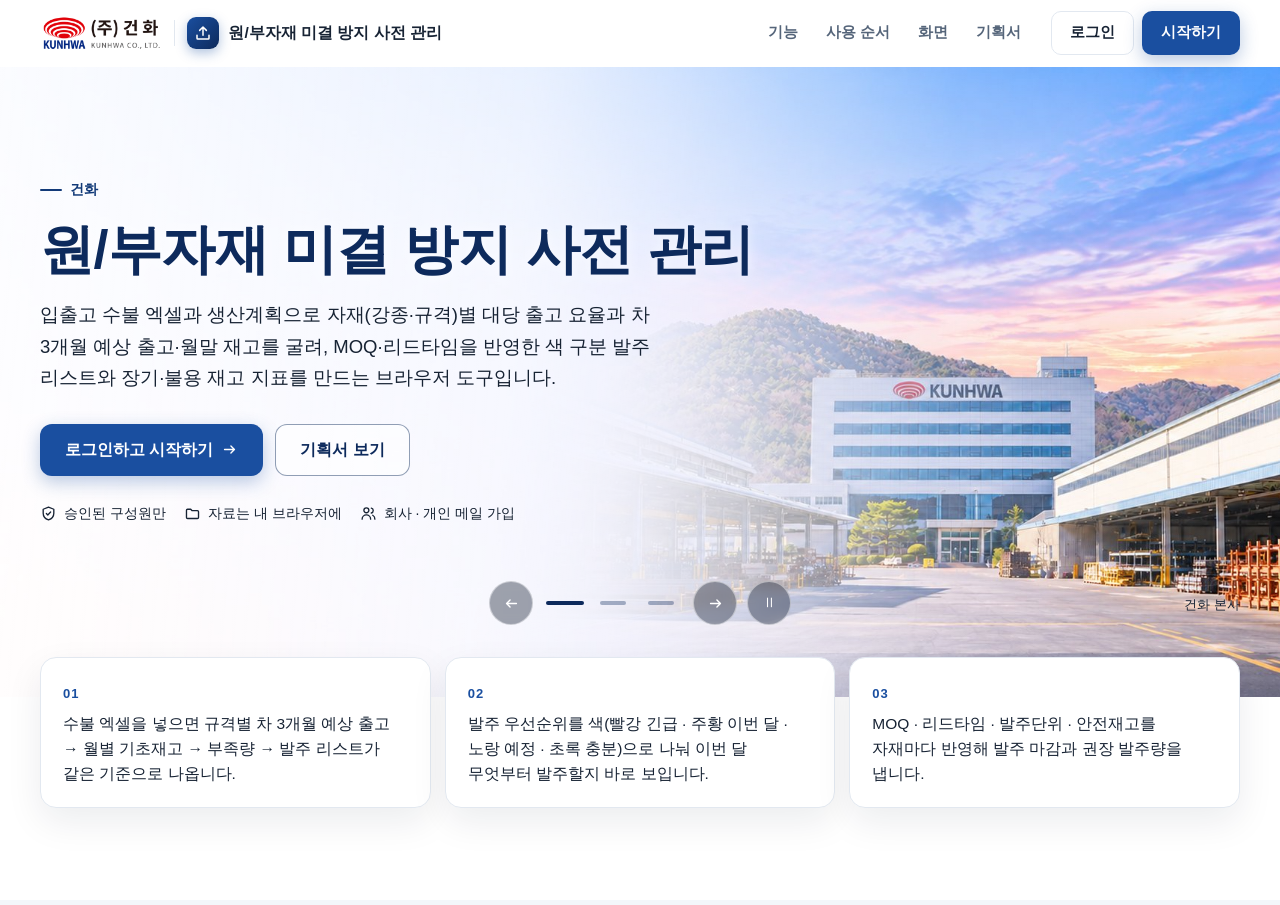
<file: index.html>
<!doctype html>
<html lang="ko">
<head>
  <meta charset="utf-8">
  <meta name="viewport" content="width=device-width, initial-scale=1">
  <title>원/부자재 미결 방지 — v2.0</title>
  <!-- seo-kit: 공유 미리보기 · 아이콘(주소를 옮기면 아래 주소 3곳을 내 주소로) -->
  <link rel="canonical" href="https://data10-16.jobability.co.kr/">
  <meta property="og:type" content="website">
  <meta property="og:site_name" content="건화">
  <meta property="og:title" content="건화 · 원/부자재 미결 방지 사전 관리">
  <meta property="og:description" content="입출고 수불 엑셀과 생산계획으로 자재(강종·규격)별 대당 출고 요율과 차 3개월 예상 출고·월말 재고를 굴려, MOQ·리드타임을 반영한 색 구분 발주 리스트와 장기·불용 재고 지표를 만드는 브라우저 도구입니다.">
  <meta property="og:url" content="https://data10-16.jobability.co.kr/">
  <meta property="og:image" content="https://data10-16.jobability.co.kr/og-image.png">
  <meta property="og:image:secure_url" content="https://data10-16.jobability.co.kr/og-image.png">
  <meta property="og:image:type" content="image/png">
  <meta property="og:image:width" content="1200">
  <meta property="og:image:height" content="630">
  <meta property="og:image:alt" content="건화 · 원/부자재 미결 방지 사전 관리">
  <meta property="og:locale" content="ko_KR">
  <meta name="twitter:card" content="summary_large_image">
  <meta name="twitter:title" content="건화 · 원/부자재 미결 방지 사전 관리">
  <meta name="twitter:description" content="입출고 수불 엑셀과 생산계획으로 자재(강종·규격)별 대당 출고 요율과 차 3개월 예상 출고·월말 재고를 굴려, MOQ·리드타임을 반영한 색 구분 발주 리스트와 장기·불용 재고 지표를 만드는 브라우저 도구입니다.">
  <meta name="twitter:image" content="https://data10-16.jobability.co.kr/og-image.png">
  <link rel="icon" href="favicon.svg" type="image/svg+xml">
  <!-- /seo-kit -->
  <meta name="description" content="입출고 수불 엑셀과 생산계획으로 자재별 대당 출고 요율을 내고 차 3개월 예상 출고·월별 기초재고·부족량·발주 마감과 우선순위 색, MOQ·리드타임을 반영한 발주 리스트, 장기·불용 재고 지표, AI 프롬프트와 보고서를 만드는 브라우저 도구">
  <meta name="robots" content="noindex">
  <!-- fresh-guard v3 (2026-10-21) — 배포 직후에도 강력 새로고침 없이 새 화면을 보이게 한다.
       GitHub Pages 는 HTML 을 max-age=600 으로 준다. 브라우저도, GitHub 앞단 캐시(Fastly)도 그동안 옛 HTML 을 줄 수 있다
       (Cloudflare 는 HTML 을 캐시하지 않는다 — cf-cache-status: DYNAMIC 실측).
       여기서 하는 일: 지금 화면의 Last-Modified(document.lastModified)와 서버의 최신 값(HEAD)을 비교해,
       서버 쪽이 새로우면 「?_fg=<판>」을 붙인 주소로 한 번 옮겨 간다. 질의가 붙은 주소는 브라우저 캐시에도 Fastly 캐시에도
       없어 반드시 새 판이 온다(실측 x-cache: MISS). 붙은 _fg 는 새 화면이 뜨자마자 주소창에서 지운다. 같은 판으로 두 번 돌지 않는다.
       v2: 열 때만이 아니라 앱 안 메뉴 이동(pushState·hashchange·popstate) 때도 15초에 한 번까지 다시 잰다(열어 둔 탭).
       v3: location.reload() 대신 질의 붙은 주소로 — reload 가 Fastly 에 남은 옛 판을 다시 받아 멈추던 것(10-21 build-data 강의안).
       탭 전환·포커스로는 옮기지 않는다(입력 유실). ETag 는 Cloudflare 가 지워서 쓸 수 없다. 원본: dreamit-1000/scripts/fresh-guard/guard.html -->
  <script>(function(){try{var L=location,P='_fg',h=window.history,q=L.search;if(/[?&]_fg=/.test(q)&&h&&h.replaceState){q=q.replace(/([?&])_fg=[^&]*&?/,'$1').replace(/[?&]$/,'');h.replaceState(h.state,'',L.pathname+q+L.hash);}var d=Date.parse(document.lastModified),u=L.pathname+L.search,k='__fresh_guard',t=0;if(!d||!window.fetch||!window.sessionStorage)return;var g=function(s,v){return s+(s.indexOf('?')<0?'?':'&')+P+'='+v;};var c=function(){var n=Date.now();if(n-t<15000)return;t=n;fetch(g(u,n),{method:'HEAD',cache:'no-store'}).then(function(r){var lm=r.headers.get('last-modified'),f=lm&&Date.parse(lm);if(!f||f<=d+1000)return;if(sessionStorage.getItem(k)===lm)return;sessionStorage.setItem(k,lm);L.replace(g(L.pathname+L.search,f)+L.hash);})['catch'](function(){});};c();var p=h&&h.pushState;if(p)h.pushState=function(){var x=p.apply(this,arguments);c();return x;};addEventListener('hashchange',c);addEventListener('popstate',c);}catch(e){}})();</script>
  <link rel="stylesheet" href="css/style.css?v=2026-11-11.8">
  <!-- auth-kit: 로그인 전에는 도구 화면을 감춘다(js/auth.js 가 판정 뒤 푼다) -->
  <script>document.documentElement.classList.add('auth-lock')</script>
  <link rel="stylesheet" href="css/auth.css?v=2026-11-11.8">
  <link rel="stylesheet" href="css/board.css?v=2026-11-11.8">
  <!-- /auth-kit -->
</head>
<body>
  <a class="skip" href="#main">본문으로 건너뛰기</a>
  <div class="shell">
    <aside class="side" aria-label="주 메뉴">
      <a class="brand" href="#/import">
        <span class="brand-mark" aria-hidden="true">MR</span>
        <span class="brand-text">
          <span class="brand-name">자재 미결 방지</span>
          <span class="brand-sub">data10-16 · v2.0</span>
        </span>
      </a>
      <nav class="nav" id="nav"></nav>
    </aside>

    <div class="body">
      <header class="topbar">
        <a class="scope-chip" id="dataChip" href="#/import"></a>
        <span class="topbar-note" id="storeNote"></span>
      </header>
      <div id="sampleBanner" class="sample-banner" hidden></div>
      <main id="main" class="main" tabindex="-1"></main>
      <footer class="site-footer">
        v2.0 · 파일과 데이터는 이 브라우저 안에서만 읽고 저장합니다(서버로 보내지 않음) · AI 자동 보내기는 설정한 경우에만
      </footer>
    </div>
  </div>

  <div id="toast" class="toast" role="status" aria-live="polite" hidden></div>

  <!-- 로컬 파일(file://)로 열어도 돌도록 module 이 아닌 일반 스크립트로 불러옵니다 -->
  <script src="vendor/xlsx.full.min.js?v=2026-11-11.8"></script>
  <script src="js/logic.js?v=2026-11-11.8"></script>
  <script src="js/sample-data.js?v=2026-11-11.8"></script>
  <script src="js/store.js?v=2026-11-11.8"></script>
  <script src="js/charts.js?v=2026-11-11.8"></script>
  <script src="js/ai-endpoint.js?v=2026-11-11.8"></script>
  <script src="js/ai-panel.js?v=2026-11-11.8"></script>
  <script src="js/app.js?v=2026-11-11.8"></script>
  <!-- auth-kit: 로그인 · 사용 신청 · 승인(정본 data10-00/kit/auth) -->
  <script src="vendor/supabase.js?v=2026-11-11.8"></script>
  <script src="js/auth-config.js?v=2026-11-11.8"></script>
  <script src="js/board.js?v=2026-11-11.8"></script>
  <script src="js/auth.js?v=2026-11-11.8"></script>
  <!-- /auth-kit -->
</body>
</html>
</file>
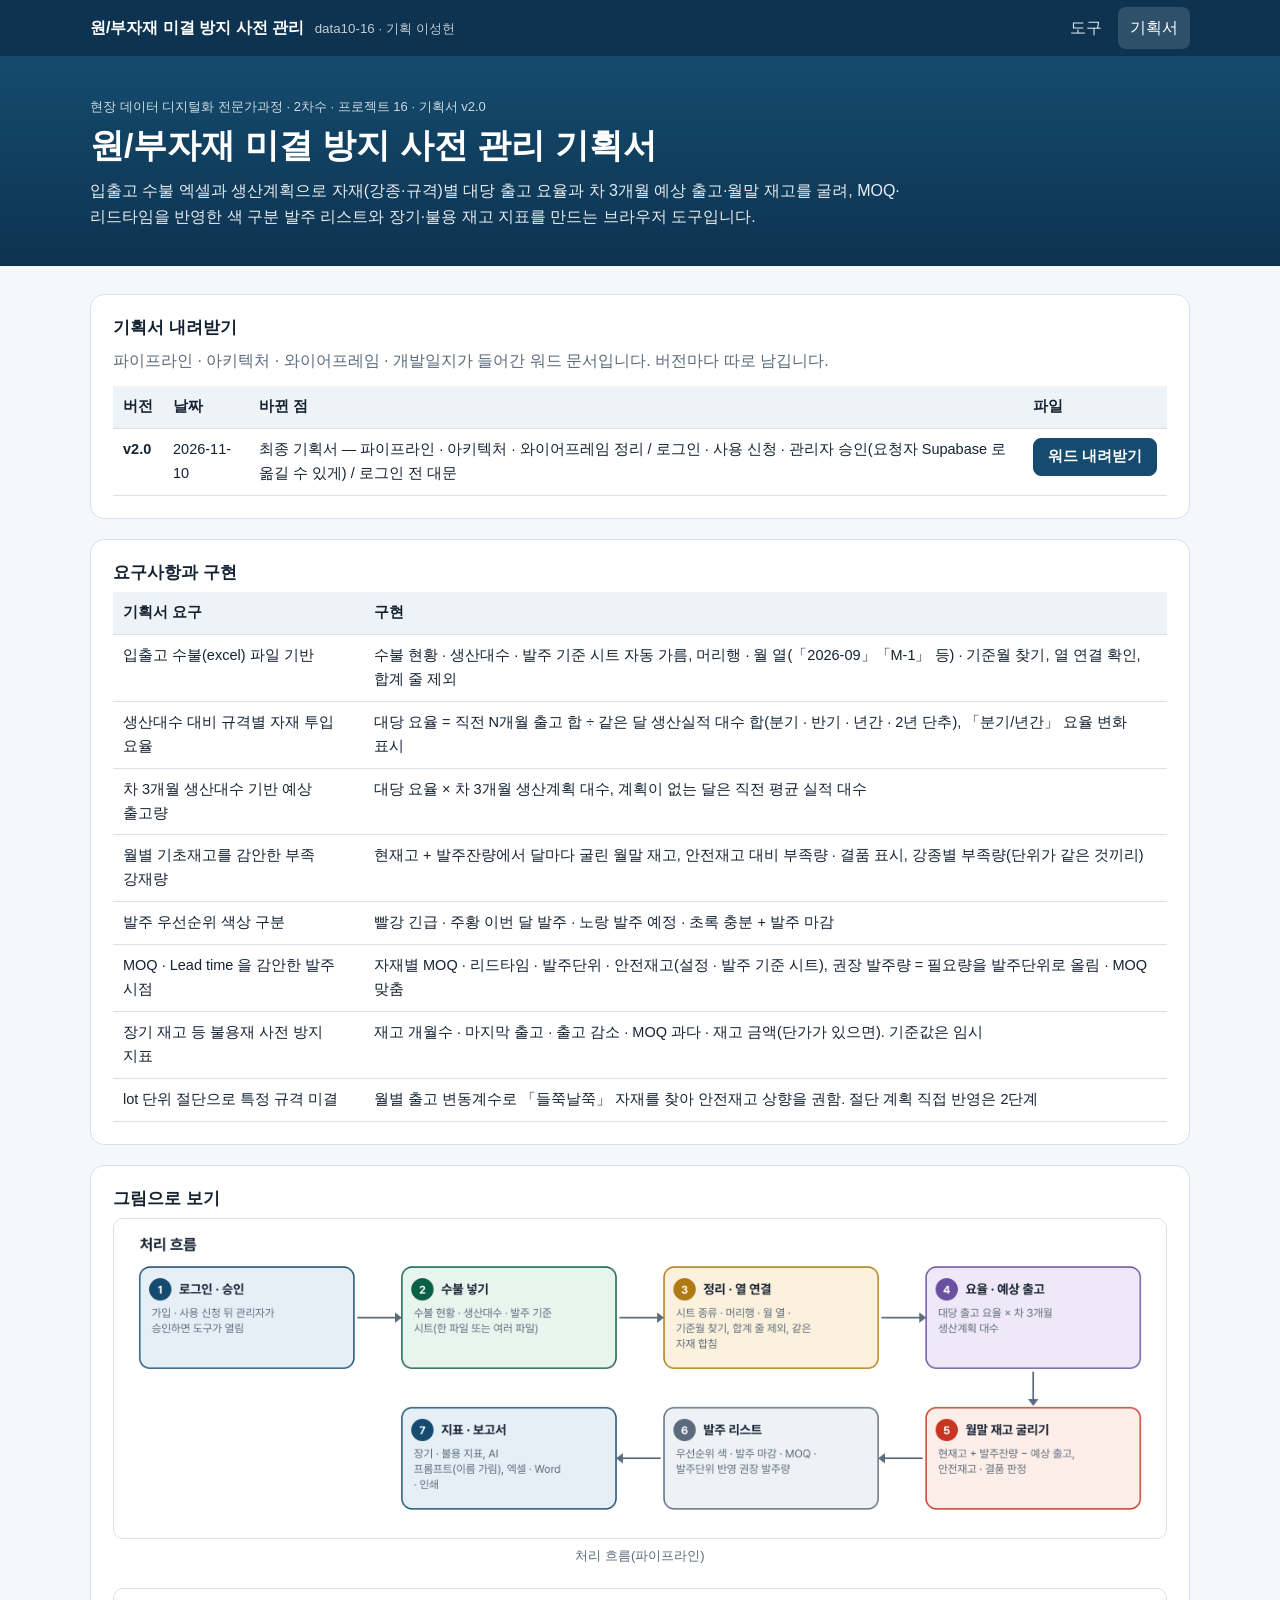
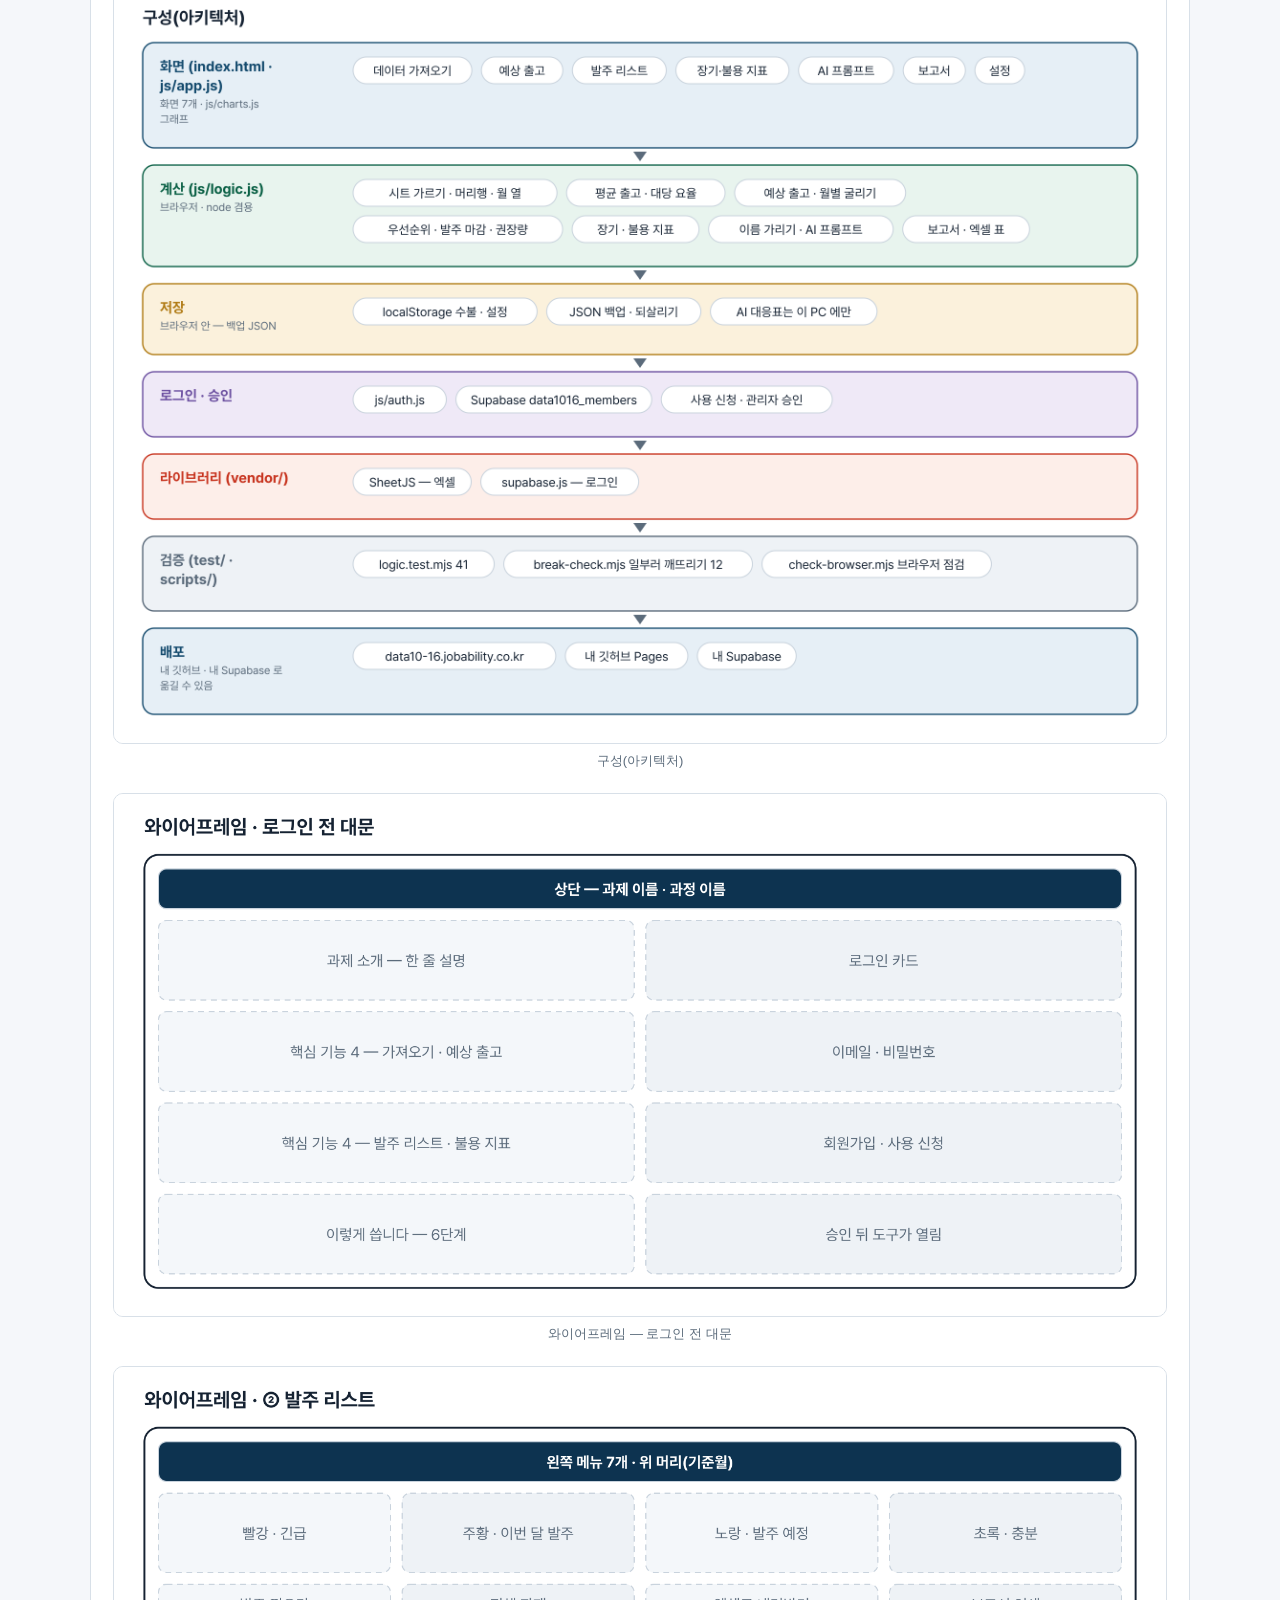
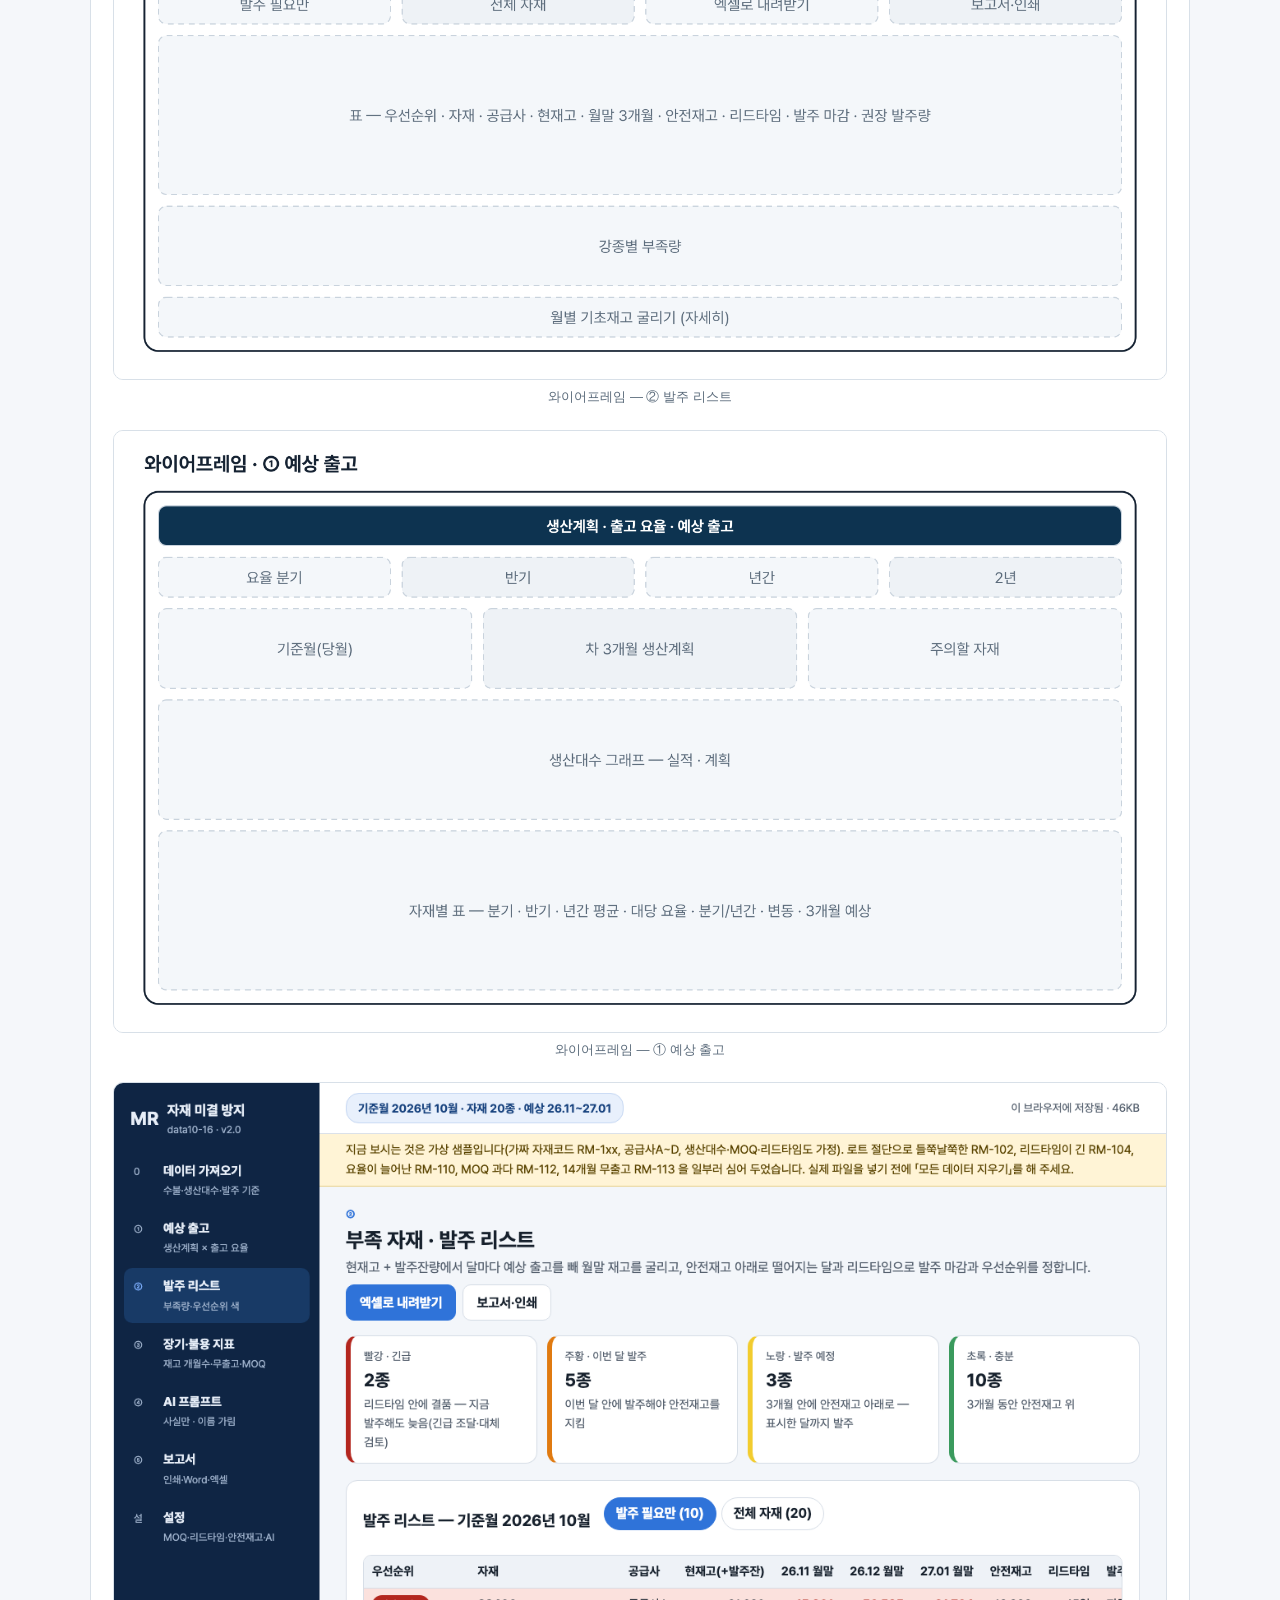
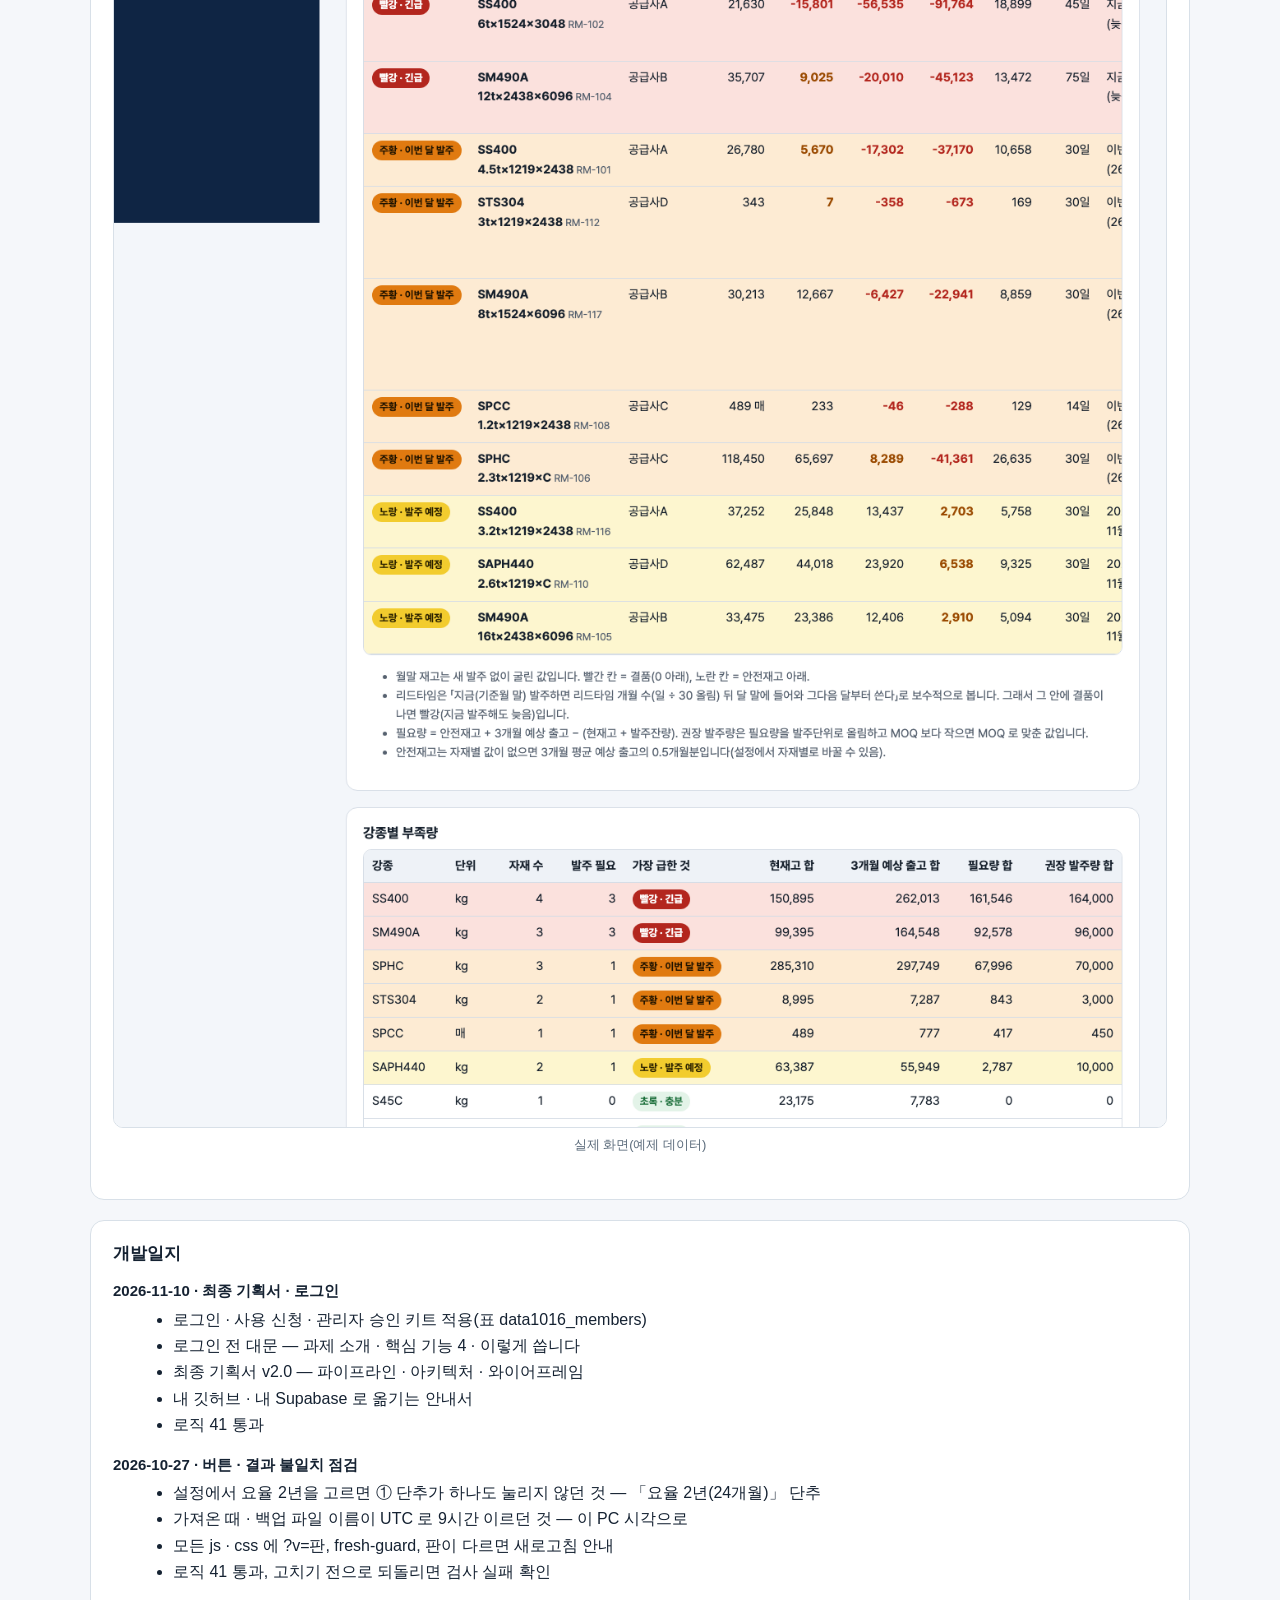
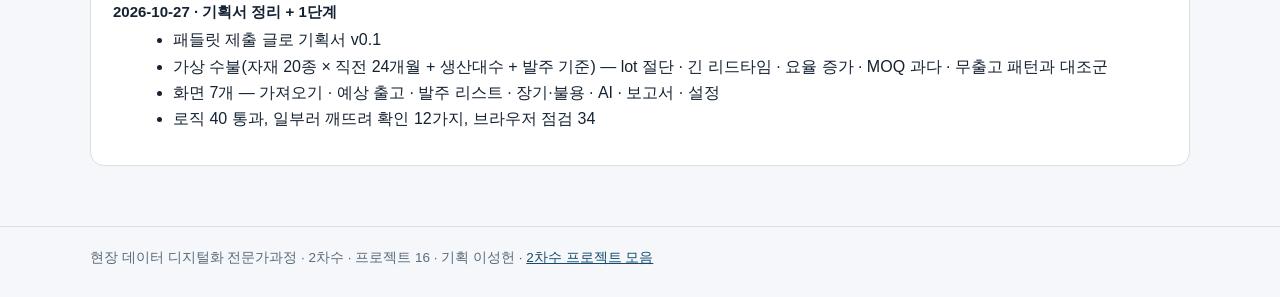
<file: plan.html>
<!DOCTYPE html>
<html lang="ko">
<head>
<meta charset="UTF-8">
<meta name="viewport" content="width=device-width, initial-scale=1.0">
<title>기획서 — 원/부자재 미결 방지 사전 관리</title>
<meta name="robots" content="index,follow">
<link rel="icon" href="favicon.svg" type="image/svg+xml">
<link rel="stylesheet" href="css/style.css">
<style>
.plan-figs figure{margin:0 0 22px;} .plan-figs img{width:100%;height:auto;border:1px solid var(--line);border-radius:10px;background:#fff;}
.plan-figs figcaption{font-size:13px;color:var(--sub);text-align:center;margin-top:6px;}
.plan td{white-space:normal;} .plan td .btn{min-height:36px;white-space:nowrap;}
h3{font-size:15px;margin:16px 0 6px;} main ul{margin:0 0 10px 20px;}
:root{--ink:#152232;--sub:#5b6b7b;--line:#d8e0e8;--brand:#154b6e;--bg:#f5f7fa;--container-pad:20px}
@media (min-width:640px){:root{--container-pad:28px}} @media (min-width:1024px){:root{--container-pad:40px}}
*{box-sizing:border-box} body{margin:0;background:var(--bg);color:var(--ink);font:16px/1.65 Pretendard,'Apple SD Gothic Neo','Malgun Gothic',sans-serif;word-break:keep-all;overflow-wrap:break-word}
a{color:var(--brand)} .wrap,.topnav-inner{max-width:calc(1100px + 2*var(--container-pad));margin:0 auto;padding:0 var(--container-pad)}
.topnav{background:#0d3350;color:#fff;position:sticky;top:0;z-index:5} .topnav-inner{display:flex;flex-wrap:wrap;align-items:center;justify-content:space-between;gap:8px;min-height:56px}
.topnav-brand{color:#fff;text-decoration:none;font-weight:700} .topnav-brand small{font-weight:400;opacity:.75;margin-left:6px}
.topnav-links{list-style:none;display:flex;gap:4px;margin:0;padding:0} .topnav-links a{color:#dbe7f0;text-decoration:none;padding:8px 12px;border-radius:8px;display:block} .topnav-links a.active,.topnav-links a:hover{background:rgba(255,255,255,.14);color:#fff}
.hero{background:linear-gradient(180deg,#154b6e,#0d3350);color:#fff;padding:40px 0 36px} .hero h1{margin:6px 0 10px;font-size:clamp(24px,3.4vw,34px);color:#fff} .hero p{margin:0;opacity:.9;max-width:860px} .eyebrow{font-size:13px;opacity:.8}
main{padding:28px 0 40px} .card{background:#fff;border:1px solid var(--line);border-radius:14px;padding:22px;margin:0 0 20px} .sub{color:var(--sub)}
.tablewrap{overflow-x:auto} table{border-collapse:collapse;width:100%;font-size:14.5px} th,td{border-bottom:1px solid var(--line);padding:9px 10px;text-align:left;vertical-align:top} th{background:#eef3f7;white-space:nowrap}
.btn{display:inline-flex;align-items:center;justify-content:center;padding:6px 14px;border-radius:8px;border:1px solid var(--brand);text-decoration:none;font-weight:600} .btn.primary{background:var(--brand);color:#fff}
footer{border-top:1px solid var(--line);padding:20px 0 28px;color:var(--sub);font-size:13.5px}
</style>
</head>
<body>
<nav class="topnav" aria-label="주요 메뉴">
  <div class="topnav-inner">
    <a class="topnav-brand" href="index.html">원/부자재 미결 방지 사전 관리 <small>data10-16 · 기획 이성헌</small></a>
    <ul class="topnav-links">
      <li><a href="index.html">도구</a></li>
      <li><a href="plan.html" class="active" aria-current="page">기획서</a></li>
    </ul>
  </div>
</nav>
<header class="hero"><div class="wrap">
  <div class="eyebrow">현장 데이터 디지털화 전문가과정 · 2차수 · 프로젝트 16 · 기획서 v2.0</div>
  <h1>원/부자재 미결 방지 사전 관리 기획서</h1>
  <p>입출고 수불 엑셀과 생산계획으로 자재(강종·규격)별 대당 출고 요율과 차 3개월 예상 출고·월말 재고를 굴려, MOQ·리드타임을 반영한 색 구분 발주 리스트와 장기·불용 재고 지표를 만드는 브라우저 도구입니다.</p>
</div></header>
<main><div class="wrap">
<div class="card">
  <h2 style="margin-top:0">기획서 내려받기</h2>
  <p class="sub">파이프라인 · 아키텍처 · 와이어프레임 · 개발일지가 들어간 워드 문서입니다. 버전마다 따로 남깁니다.</p>
  <div class="tablewrap plan"><table><thead><tr><th>버전</th><th>날짜</th><th>바뀐 점</th><th>파일</th></tr></thead><tbody><tr><td><b>v2.0</b></td><td>2026-11-10</td><td>최종 기획서 — 파이프라인 · 아키텍처 · 와이어프레임 정리 / 로그인 · 사용 신청 · 관리자 승인(요청자 Supabase 로 옮길 수 있게) / 로그인 전 대문</td><td><a class="btn primary" href="docs/기획서/data10-16_이성헌_원부자재미결방지사전관리_기획서_v2.0.docx" download>워드 내려받기</a></td></tr></tbody></table></div>
</div>
<div class="card plan">
  <h2 style="margin-top:0">요구사항과 구현</h2>
  <div class="tablewrap"><table><thead><tr><th>기획서 요구</th><th>구현</th></tr></thead><tbody><tr><td>입출고 수불(excel) 파일 기반</td><td>수불 현황 · 생산대수 · 발주 기준 시트 자동 가름, 머리행 · 월 열(「2026-09」「M-1」 등) · 기준월 찾기, 열 연결 확인, 합계 줄 제외</td></tr><tr><td>생산대수 대비 규격별 자재 투입 요율</td><td>대당 요율 = 직전 N개월 출고 합 ÷ 같은 달 생산실적 대수 합(분기 · 반기 · 년간 · 2년 단추), 「분기/년간」 요율 변화 표시</td></tr><tr><td>차 3개월 생산대수 기반 예상 출고량</td><td>대당 요율 × 차 3개월 생산계획 대수, 계획이 없는 달은 직전 평균 실적 대수</td></tr><tr><td>월별 기초재고를 감안한 부족 강재량</td><td>현재고 + 발주잔량에서 달마다 굴린 월말 재고, 안전재고 대비 부족량 · 결품 표시, 강종별 부족량(단위가 같은 것끼리)</td></tr><tr><td>발주 우선순위 색상 구분</td><td>빨강 긴급 · 주황 이번 달 발주 · 노랑 발주 예정 · 초록 충분 + 발주 마감</td></tr><tr><td>MOQ · Lead time 을 감안한 발주 시점</td><td>자재별 MOQ · 리드타임 · 발주단위 · 안전재고(설정 · 발주 기준 시트), 권장 발주량 = 필요량을 발주단위로 올림 · MOQ 맞춤</td></tr><tr><td>장기 재고 등 불용재 사전 방지 지표</td><td>재고 개월수 · 마지막 출고 · 출고 감소 · MOQ 과다 · 재고 금액(단가가 있으면). 기준값은 임시</td></tr><tr><td>lot 단위 절단으로 특정 규격 미결</td><td>월별 출고 변동계수로 「들쭉날쭉」 자재를 찾아 안전재고 상향을 권함. 절단 계획 직접 반영은 2단계</td></tr></tbody></table></div>
</div>
<div class="card plan-figs"><h2 style="margin-top:0">그림으로 보기</h2><figure><img src="docs/img/pipeline.png" alt="처리 흐름(파이프라인)" loading="lazy"><figcaption>처리 흐름(파이프라인)</figcaption></figure><figure><img src="docs/img/architecture.png" alt="구성(아키텍처)" loading="lazy"><figcaption>구성(아키텍처)</figcaption></figure><figure><img src="docs/img/wireframe-1.png" alt="와이어프레임 — 로그인 전 대문" loading="lazy"><figcaption>와이어프레임 — 로그인 전 대문</figcaption></figure><figure><img src="docs/img/wireframe-2.png" alt="와이어프레임 — ② 발주 리스트" loading="lazy"><figcaption>와이어프레임 — ② 발주 리스트</figcaption></figure><figure><img src="docs/img/wireframe-3.png" alt="와이어프레임 — ① 예상 출고" loading="lazy"><figcaption>와이어프레임 — ① 예상 출고</figcaption></figure><figure><img src="docs/img/screen.png" alt="실제 화면(예제 데이터)" loading="lazy"><figcaption>실제 화면(예제 데이터)</figcaption></figure></div>
<div class="card"><h2 style="margin-top:0">개발일지</h2><h3>2026-11-10 · 최종 기획서 · 로그인</h3><ul><li>로그인 · 사용 신청 · 관리자 승인 키트 적용(표 data1016_members)</li><li>로그인 전 대문 — 과제 소개 · 핵심 기능 4 · 이렇게 씁니다</li><li>최종 기획서 v2.0 — 파이프라인 · 아키텍처 · 와이어프레임</li><li>내 깃허브 · 내 Supabase 로 옮기는 안내서</li><li>로직 41 통과</li></ul><h3>2026-10-27 · 버튼 · 결과 불일치 점검</h3><ul><li>설정에서 요율 2년을 고르면 ① 단추가 하나도 눌리지 않던 것 — 「요율 2년(24개월)」 단추</li><li>가져온 때 · 백업 파일 이름이 UTC 로 9시간 이르던 것 — 이 PC 시각으로</li><li>모든 js · css 에 ?v=판, fresh-guard, 판이 다르면 새로고침 안내</li><li>로직 41 통과, 고치기 전으로 되돌리면 검사 실패 확인</li></ul><h3>2026-10-27 · 기획서 정리 + 1단계</h3><ul><li>패들릿 제출 글로 기획서 v0.1</li><li>가상 수불(자재 20종 × 직전 24개월 + 생산대수 + 발주 기준) — lot 절단 · 긴 리드타임 · 요율 증가 · MOQ 과다 · 무출고 패턴과 대조군</li><li>화면 7개 — 가져오기 · 예상 출고 · 발주 리스트 · 장기·불용 · AI · 보고서 · 설정</li><li>로직 40 통과, 일부러 깨뜨려 확인 12가지, 브라우저 점검 34</li></ul></div>
</div></main>
<footer><div class="wrap">현장 데이터 디지털화 전문가과정 · 2차수 · 프로젝트 16 · 기획 이성헌 · <a href="https://data10-00.jobability.co.kr/">2차수 프로젝트 모음</a></div></footer>
</body>
</html>
</file>
<file: css/style.css>
/* Deep drawing 불량률 분석 — 1단계 화면 스타일
   뼈대(짙은 남색 사이드바 + 밝은 본문)와 부품은 data09-25 에서 가져왔습니다.
   360px 까지 반응형, 좁은 화면에서는 사이드바가 위쪽 메뉴로 바뀝니다. 그래프 색은 --series-* 변수. */
:root {
  --container-pad: 16px;
  --bg: #f3f6fa;
  --surface: #ffffff;
  --text: #16202c;
  --muted: #56616f;
  --line: #d6dde6;
  --primary: #2f73d9;
  --primary-dark: #215cb4;
  --primary-soft: #e8f0fc;
  --on-primary: #ffffff;
  --side: #0f2544;
  --side-2: #183a66;
  --on-side: #e7eef8;
  --on-side-muted: #9fb2cc;
  --danger: #b3261e;
  --warn-bg: #fff4d6;
  --ok: #1b6e3a;
  --fact: #1b6e3a;
  --obs: #8a4b00;
  --radius: 10px;
  --series-1: #2a78d6;    /* 불량률 */
  --series-2: #eb6834;    /* 목표 초과·몰린 조건 */
  --series-3: #1baf7a;    /* 목표선 */
  --series-plan: #9aa7b8; /* 작업수량·표본 적음(중립 회색) */
  --caution-bg: #fff4d6;
  --caution: #6b4d00;
}
@media (min-width: 640px) { :root { --container-pad: 24px; } }
@media (min-width: 1024px) { :root { --container-pad: 32px; } }

*, *::before, *::after { box-sizing: border-box; }
html { -webkit-text-size-adjust: 100%; }
body {
  margin: 0;
  background: var(--bg);
  color: var(--text);
  font-family: "Pretendard", "Apple SD Gothic Neo", "Malgun Gothic", "Noto Sans KR", system-ui, sans-serif;
  font-size: 16px;
  line-height: 1.6;
  word-break: keep-all;
  overflow-wrap: break-word;
}
button, input, select, textarea { font: inherit; color: inherit; }
input[type="file"] { max-width: 100%; }
img { max-width: 100%; display: block; }
h1, h2, h3 { line-height: 1.3; margin: 0 0 .5em; }
h1 { font-size: 1.6rem; }
h2 { font-size: 1.2rem; }
h3 { font-size: 1.05rem; }
p { margin: 0 0 .75em; }
a { color: var(--primary); }
.sr { position: absolute; width: 1px; height: 1px; overflow: hidden; clip: rect(0 0 0 0); white-space: nowrap; }
.skip { position: absolute; left: -999px; }
.skip:focus { left: 8px; top: 8px; background: #fff; padding: 8px; z-index: 50; }
[hidden] { display: none !important; }

/* ── 뼈대: 사이드바 + 본문 ─────────────────── */
.shell { display: grid; grid-template-columns: 250px minmax(0, 1fr); min-height: 100vh; }
.side { background: var(--side); color: var(--on-side); padding: 20px 12px; position: sticky; top: 0; height: 100vh; overflow-y: auto; }
.brand { display: flex; align-items: center; gap: 10px; text-decoration: none; color: var(--on-side); padding: 0 8px 18px; }
.brand-mark { font-weight: 800; font-size: 1.4rem; letter-spacing: .02em; }
.brand-text { display: flex; flex-direction: column; min-width: 0; }
.brand-name { font-weight: 800; font-size: 1.05rem; }
.brand-sub { font-size: .78rem; color: var(--on-side-muted); }
.nav { display: flex; flex-direction: column; gap: 4px; }
.nav a {
  display: grid; grid-template-columns: 28px minmax(0, 1fr); gap: 2px 8px; align-items: baseline;
  padding: 10px 12px; border-radius: var(--radius); color: var(--on-side); text-decoration: none;
}
.nav a .no { font-size: .78rem; color: var(--on-side-muted); }
.nav a .t { font-weight: 700; font-size: .95rem; }
.nav a .s { grid-column: 2; font-size: .78rem; color: var(--on-side-muted); }
.nav a:hover { background: rgba(255, 255, 255, .06); }
.nav a[aria-current="page"] { background: var(--side-2); }
.nav a[aria-current="page"] .no { color: #7fb0ff; }

.body { min-width: 0; display: flex; flex-direction: column; }
.topbar {
  display: flex; flex-wrap: wrap; align-items: center; gap: 8px 16px;
  padding: 12px var(--container-pad); background: var(--surface); border-bottom: 1px solid var(--line);
  position: sticky; top: 0; z-index: 10;
}
.scope-chip {
  display: inline-flex; flex-wrap: wrap; gap: 2px 8px; align-items: center; min-width: 0; max-width: 100%;
  padding: 6px 14px; border-radius: 16px; background: var(--primary-soft); border: 1px solid #c3d6f3;
  color: #17427e; font-weight: 700; font-size: .9rem; text-decoration: none;
}
.scope-chip .dim { font-weight: 500; color: var(--muted); }
.topbar-note { margin-left: auto; font-size: .85rem; color: var(--muted); }
.sample-banner { background: var(--warn-bg); border-bottom: 1px solid #e8cf85; color: #5a4400; font-size: .92rem; padding: 8px var(--container-pad); }
.main { padding: 24px var(--container-pad) 48px; width: 100%; max-width: calc(1280px + 2 * var(--container-pad)); }
.main:focus { outline: none; }
.site-footer { margin-top: auto; border-top: 1px solid var(--line); background: var(--surface); color: var(--muted); font-size: .85rem; padding: 14px var(--container-pad); }

@media (max-width: 1023px) {
  .shell { grid-template-columns: minmax(0, 1fr); }
  .side { position: static; height: auto; padding: 12px var(--container-pad); }
  .brand { padding: 0 0 10px; }
  .nav { flex-direction: row; flex-wrap: wrap; gap: 4px; }
  .nav a { display: inline-flex; gap: 6px; padding: 6px 10px; }
  .nav a .s { display: none; }
  .topbar { position: static; }
}

/* ── 공통 부품 ─────────────────────────── */
.stage { font-size: .8rem; font-weight: 800; color: var(--primary); letter-spacing: .04em; margin-bottom: 4px; }
.page-head { display: flex; flex-wrap: wrap; align-items: flex-end; gap: 8px 16px; margin-bottom: 18px; }
.page-head .titles { margin-right: auto; min-width: 0; }
.page-head h1 { margin: 0; }
.page-head .lead { color: var(--muted); margin: 4px 0 0; }
.card { background: var(--surface); border: 1px solid var(--line); border-radius: 14px; padding: 20px; margin-bottom: 20px; min-width: 0; }
.card > h2 { font-size: 1.05rem; }
.note { color: var(--muted); font-size: .9rem; }
.grid-2 { display: grid; grid-template-columns: repeat(2, minmax(0, 1fr)); gap: 20px; }
@media (max-width: 900px) { .grid-2 { grid-template-columns: minmax(0, 1fr); } }

.btn {
  display: inline-flex; align-items: center; justify-content: center; gap: 8px;
  min-height: 44px; padding: 8px 16px; border-radius: var(--radius);
  border: 1px solid var(--line); background: var(--surface); cursor: pointer; font-weight: 700; text-decoration: none; color: var(--text);
}
.btn:hover { border-color: var(--primary); }
.btn:disabled { opacity: .5; cursor: not-allowed; }
.btn-primary { background: var(--primary); color: var(--on-primary); border-color: var(--primary); }
.btn-primary:hover { background: var(--primary-dark); }
.btn-danger { color: var(--danger); border-color: var(--danger); }
.btn-sm { min-height: 36px; padding: 4px 12px; font-size: .9rem; }
.btn-big { min-height: 52px; font-size: 1.05rem; padding: 12px 28px; }
.btn-row { display: flex; flex-wrap: wrap; gap: 8px; }

/* 양식 */
.form-grid { display: grid; grid-template-columns: repeat(3, minmax(0, 1fr)); gap: 14px 18px; }
.form-grid .span-all { grid-column: 1 / -1; }
@media (max-width: 1100px) { .form-grid { grid-template-columns: repeat(2, minmax(0, 1fr)); } }
@media (max-width: 560px) { .form-grid { grid-template-columns: minmax(0, 1fr); } }
.field { display: flex; flex-direction: column; gap: 4px; min-width: 0; }
.field > span { font-weight: 700; font-size: .9rem; }
.field > span .req { color: var(--danger); margin-left: 4px; }
.field input, .field select, .field textarea {
  width: 100%; min-height: 44px; padding: 8px 10px; border: 1px solid var(--line); border-radius: var(--radius); background: var(--surface);
}
.field textarea { min-height: 80px; resize: vertical; }
.field .hint { font-size: .82rem; color: var(--muted); }
.field .err { color: var(--danger); font-size: .88rem; }
.field.invalid input, .field.invalid select, .field.invalid textarea { border-color: var(--danger); }
fieldset.block { border: 1px solid var(--line); border-radius: 14px; padding: 16px 18px 18px; margin: 0 0 18px; background: var(--surface); min-width: 0; }
fieldset.block legend { font-weight: 800; padding: 0 6px; }
details.block { border: 1px solid var(--line); border-radius: 14px; padding: 8px 18px; margin: 0 0 10px; background: var(--surface); min-width: 0; }
details.block[open] { padding-bottom: 16px; }
details.block > summary { font-weight: 800; overflow-wrap: anywhere; }
.view-toggle { display: inline-flex; border: 1px solid var(--line); border-radius: 10px; overflow: hidden; }
.view-toggle button { border: 0; background: var(--surface); padding: 6px 14px; font: inherit; cursor: pointer; min-height: 36px; }
.view-toggle button[aria-pressed="true"] { background: var(--primary); color: #fff; font-weight: 700; }
table.list.pivot td.label { white-space: nowrap; }
table.list.alias td:first-child { font-weight: 700; }
.kind { display: inline-block; font-size: .75rem; font-weight: 800; padding: 1px 8px; border-radius: 999px; margin-left: 6px; vertical-align: middle; }
.kind.fact { background: #e3f3e8; color: var(--fact); }
.kind.obs { background: #fdf0dc; color: var(--obs); }
.kind.meta { background: #eef1f5; color: var(--muted); }
.submit-bar { display: flex; justify-content: flex-end; gap: 8px; flex-wrap: wrap; position: sticky; bottom: 0; background: var(--bg); padding: 12px 0; }

/* 표 */
.table-wrap { overflow-x: auto; border: 1px solid var(--line); border-radius: var(--radius); background: var(--surface); }
table.list { width: 100%; border-collapse: collapse; font-size: .92rem; }
table.list th, table.list td { padding: 8px 10px; border-bottom: 1px solid var(--line); text-align: left; vertical-align: top; }
table.list th { background: #eef2f7; white-space: nowrap; }
table.list td.num, table.list th.num { text-align: right; white-space: nowrap; }
table.list td.zero { color: #a3adba; }
table.list tr.differs td { background: #fffaf0; }
table.list td.blk { color: var(--muted); font-size: .82rem; white-space: nowrap; }
.heat-1 { background: #eef4fd; } .heat-2 { background: #d9e7fb; } .heat-3 { background: #bcd4f7; }

/* 통계 타일 */
.tiles { display: grid; grid-template-columns: repeat(4, minmax(0, 1fr)); gap: 12px; margin-bottom: 20px; }
@media (max-width: 900px) { .tiles { grid-template-columns: repeat(2, minmax(0, 1fr)); } }
.tile { background: var(--surface); border: 1px solid var(--line); border-radius: 14px; padding: 14px 16px; min-width: 0; }
.tile .k { font-size: .85rem; color: var(--muted); }
.tile .v { font-size: 1.6rem; font-weight: 800; }

/* 가져오기 */
.map-grid { display: grid; grid-template-columns: repeat(auto-fill, minmax(260px, 1fr)); gap: 10px 16px; }
.map-row { display: flex; flex-direction: column; gap: 4px; min-width: 0; border: 1px solid var(--line); border-radius: 10px; padding: 8px 10px; background: #fafbfd; }
.map-row .col { font-weight: 800; }
.map-row .ex { font-size: .8rem; color: var(--muted); overflow: hidden; text-overflow: ellipsis; white-space: nowrap; }
.map-row select { min-height: 38px; border: 1px solid var(--line); border-radius: 8px; padding: 4px 8px; background: #fff; width: 100%; }

.alert { padding: 10px 14px; border-radius: var(--radius); margin: 10px 0; }
.alert.warn { background: #fdecea; color: #7a1c14; }
.alert.info { background: #eaf1fa; color: #123a66; }
.empty { text-align: center; padding: 40px 16px; color: var(--muted); }

/* 대화상자·알림 */
.dialog { border: none; border-radius: 12px; padding: 0; width: min(640px, calc(100vw - 32px)); max-height: calc(100vh - 32px); }
.dialog::backdrop { background: rgba(0, 0, 0, .45); }
.dialog-body { padding: 20px; }
.dialog-actions { display: flex; justify-content: flex-end; gap: 8px; margin-top: 16px; flex-wrap: wrap; }
.toast { position: fixed; left: 50%; bottom: 24px; transform: translateX(-50%); background: #1b2430; color: #fff; padding: 12px 18px; border-radius: var(--radius); z-index: 100; max-width: calc(100vw - 32px); }
.toast.error { background: var(--danger); }


/* ── data09-25 에서 이어 온 부품 ─────────── */
.filters { display: grid; grid-template-columns: repeat(auto-fit, minmax(min(100%, 200px), 1fr)); gap: 12px 16px; align-items: end; }
.filters .span-all { grid-column: 1 / -1; margin: 0; }
h2.sec { font-size: 1.15rem; margin: 4px 0 12px; }
.tile .v { font-size: 1.35rem; }
.map-row.missing { border-color: var(--danger); background: #fdf3f2; }
.map-row .req { color: var(--danger); font-size: .78rem; }
details > summary { cursor: pointer; font-weight: 700; padding: 6px 0; min-height: 32px; }
details.warn-list ul { max-height: 240px; overflow: auto; font-size: .88rem; }
details.card.rules > summary { font-weight: 700; }
.charts { display: grid; grid-template-columns: repeat(2, minmax(0, 1fr)); gap: 16px; margin-bottom: 16px; }
@media (max-width: 900px) { .charts { grid-template-columns: minmax(0, 1fr); } }
.fig { margin: 0; border: 1px solid var(--line); border-radius: var(--radius); padding: 10px 12px; min-width: 0; background: var(--surface); }
.fig figcaption { font-weight: 800; font-size: .92rem; }
svg.chart { width: 100%; height: auto; display: block; }
svg.chart .grid { stroke: #e6eaf0; stroke-width: 1; }
svg.chart .axis { stroke: #b9c2ce; stroke-width: 1; }
svg.chart .tick { fill: var(--muted); font-size: 12px; }
svg.chart .ln { fill: none; stroke-width: 2; stroke-linejoin: round; }
svg.chart .dot { stroke: var(--surface); stroke-width: 2; }
.legend { display: flex; flex-wrap: wrap; gap: 4px 14px; font-size: .82rem; color: var(--muted); min-height: 4px; }
.legend .lg { display: inline-flex; align-items: center; gap: 6px; }
.legend i { width: 12px; height: 12px; border-radius: 3px; display: inline-block; }
table.list tr.sum td { background: #eef2f7; font-weight: 700; }
table.list tr.total td { background: #dfe7f2; }
table.list td.indent { padding-left: 22px; }
table.list.weekly td:last-child { min-width: 220px; }
table.list.items input[type="text"], table.list.items input:not([type]) { width: 100%; min-height: 36px; padding: 4px 6px; border: 1px solid var(--line); border-radius: 8px; }
table.list tr.excluded td { color: #8b95a3; }
.an-list { display: grid; gap: 10px; }
.an { border: 1px solid var(--line); border-left-width: 5px; border-radius: var(--radius); padding: 10px 14px; min-width: 0; }
.an.lv-bad { border-left-color: var(--danger); }
.an.lv-warn { border-left-color: #c98500; }
.an-top { display: flex; flex-wrap: wrap; align-items: center; gap: 4px 8px; }
.an-ev { margin: 6px 0 4px; font-weight: 600; }
.an .note { margin: 2px 0; }
.tag.caution { background: var(--caution-bg); color: var(--caution); }
.drop { display: flex; flex-wrap: wrap; align-items: center; gap: 10px 16px; padding: 22px; border: 2px dashed var(--line); border-radius: 14px; background: #fafbfd; margin-bottom: 12px; }
.drop.over { border-color: var(--primary); background: var(--primary-soft); }
.btn { position: relative; }
.btn input[type="file"] { position: absolute; width: 1px; height: 1px; overflow: hidden; clip: rect(0 0 0 0); }
.steps { margin: 8px 0 12px; padding-left: 22px; }
.mono { font-family: ui-monospace, Menlo, Consolas, monospace; font-size: .85rem; }
textarea { width: 100%; min-height: 120px; padding: 8px 10px; border: 1px solid var(--line); border-radius: var(--radius); background: var(--surface); resize: vertical; }
.paper { padding: 28px; }
.rp h1 { font-size: 1.4rem; }
.rp h2 { font-size: 1.1rem; margin-top: 18px; }
.rp .pre { white-space: pre-line; background: #fafbfd; border: 1px solid var(--line); border-radius: var(--radius); padding: 12px 14px; }
.ai-send { display: inline-flex; align-items: center; flex-wrap: wrap; gap: 4px; }
@media (max-width: 700px) { .paper { padding: 16px; } }

@media print {
  .side, .topbar, .site-footer, .sample-banner, .no-print, .toast, .filters { display: none !important; }
  .shell { display: block; }
  body { background: #fff; font-size: 10.5pt; }
  .main { padding: 0; max-width: none; }
  .card { border: none; padding: 0; }
  .table-wrap { overflow: visible; border: none; }
  table.list th, table.list td { padding: 3px 5px; }
}
.mask-box { border: 1px solid var(--line); border-radius: 12px; padding: 10px 14px; margin: 0 0 12px; background: #fafbfd; }
.mask-box .opt { margin: 0; }

/* ── data10-11 에서 이어 온 부품 ────────── */
.opt { position: relative; display: flex; gap: 10px; align-items: flex-start; padding: 10px 12px; border: 1px solid var(--line); border-radius: var(--radius); background: var(--surface); cursor: pointer; min-width: 0; }
.opt input { margin-top: 4px; flex: none; width: 18px; height: 18px; accent-color: var(--primary); }
.opt .t { font-weight: 700; display: block; }
.opt .s { font-size: .82rem; color: var(--muted); display: block; }
.tag { display: inline-block; font-size: .75rem; font-weight: 800; padding: 1px 8px; border-radius: 999px; background: #eef1f5; color: var(--muted); }
.tag.warn { background: #fdecea; color: #7a1c14; }
.tag.m4 { background: var(--primary-soft); color: #17427e; }
svg.chart .ref { stroke: var(--series-3); stroke-width: 2; stroke-dasharray: 6 4; }
svg.chart .ref.now { stroke: #8a95a5; }
svg.chart .ref-label { fill: #12704d; font-size: 12px; font-weight: 700; }
svg.chart .ref-label.now { fill: #56616f; }
svg.chart .tick.val { font-weight: 700; fill: var(--text); }
.legend .ref-sw { width: 16px; height: 0; border-top: 2px dashed var(--series-3); border-radius: 0; background: none; }
.legend .ref-sw.now { border-top-color: #8a95a5; }
table.list tr.small td { color: #8b95a3; }
table.list td.over { color: #9a2a12; font-weight: 700; }
table.list.cross td.num { min-width: 86px; }
table.list.cross td.heat-1 { background: #fdf0e8; } table.list.cross td.heat-2 { background: #fbd9c6; } table.list.cross td.heat-3 { background: #f6b896; }
table.list.cross td.low { background: #eaf5ef; }
.small-mark { color: #8b95a3; font-size: .8rem; white-space: nowrap; }
.hot-list { display: grid; gap: 10px; }
.hot { border: 1px solid var(--line); border-left: 5px solid var(--series-2); border-radius: var(--radius); padding: 10px 14px; min-width: 0; }
.hot-top { display: flex; flex-wrap: wrap; gap: 4px 8px; align-items: center; }
.hot-top strong { font-size: 1.02rem; }
.hot .ev { margin: 6px 0 2px; font-weight: 600; }
.hot .note { margin: 2px 0; }
.m4-sec { margin-bottom: 20px; }
.m4-sec > h2 { display: flex; flex-wrap: wrap; gap: 6px 10px; align-items: baseline; }
.dim-grid { display: grid; grid-template-columns: repeat(2, minmax(0, 1fr)); gap: 16px; }
@media (max-width: 1100px) { .dim-grid { grid-template-columns: minmax(0, 1fr); } }
.dim-box { min-width: 0; }
.dim-box h3 { margin-top: 4px; }
.tabs { display: flex; flex-wrap: wrap; gap: 6px; margin-bottom: 12px; }
.tabs button { min-height: 40px; padding: 6px 14px; border: 1px solid var(--line); border-radius: 999px; background: var(--surface); cursor: pointer; font-weight: 700; }
.tabs button[aria-pressed="true"] { background: var(--primary); border-color: var(--primary); color: var(--on-primary); }
.inline-form { display: grid; grid-template-columns: repeat(auto-fit, minmax(min(100%, 160px), 1fr)); gap: 10px 14px; align-items: end; }
.goal { display: flex; flex-wrap: wrap; gap: 4px 12px; align-items: baseline; }
.goal .big { font-size: 1.6rem; font-weight: 800; }
.goal .over { color: #9a2a12; }
.goal .ok { color: var(--ok); }
.tile .v.over { color: #9a2a12; }
.tile .v.ok { color: var(--ok); }
svg.chart.hbar .tick { font-size: 15px; }

/* ── data10-16 추가: 우선순위 색 ─────────── */
:root {
  --pr-red: #b3261e; --pr-red-bg: #fbe1dd;
  --pr-orange: #9a4a00; --pr-orange-bg: #fdebd3;
  --pr-yellow: #6b5600; --pr-yellow-bg: #fdf6cf;
  --pr-green: #1b6e3a; --pr-green-bg: #e3f3e8;
}
.pr { display: inline-block; font-size: .78rem; font-weight: 800; padding: 2px 9px; border-radius: 999px; white-space: nowrap; }
.pr-red { background: var(--pr-red); color: #fff; }
.pr-orange { background: #e07a10; color: #1f1300; }
.pr-yellow { background: #f2cc2e; color: #2b2200; }
.pr-green { background: var(--pr-green-bg); color: var(--pr-green); }
table.list tr.row-red td { background: var(--pr-red-bg); }
table.list tr.row-orange td { background: var(--pr-orange-bg); }
table.list tr.row-yellow td { background: var(--pr-yellow-bg); }
table.list tr.row-dead td { background: #f1f3f7; }
table.list td.neg { color: var(--pr-red); font-weight: 800; }
table.list td.low { color: var(--pr-orange); font-weight: 700; }
table.list tr.first td { border-top: 2px solid #c6cfdb; }
table.list small.code { color: var(--muted); font-size: .78rem; white-space: nowrap; }
table.list.order td:nth-child(2) { min-width: 180px; }
table.list.order td:last-child { min-width: 200px; font-size: .85rem; }
table.list.params input { width: 100%; min-width: 80px; min-height: 36px; padding: 4px 6px; border: 1px solid var(--line); border-radius: 8px; }
.flag { color: #9a2a12; font-weight: 700; }
.tile.t-red { border-left: 6px solid var(--pr-red); }
.tile.t-orange { border-left: 6px solid #e07a10; }
.tile.t-yellow { border-left: 6px solid #f2cc2e; }
.tile.t-green { border-left: 6px solid #3a9a5d; }
.tile.t-dead { border-left: 6px solid var(--danger); }
.tile.t-long { border-left: 6px solid #e07a10; }
.sheet-box { border-top: 1px solid var(--line); padding-top: 12px; margin-top: 12px; }
.sheet-box:first-of-type { border-top: 0; margin-top: 4px; }
@media print {
  * { -webkit-print-color-adjust: exact; print-color-adjust: exact; }
  .tabs { display: none !important; }
}
</file>
<file: css/auth.css>
/* data10 로그인 키트 — 정본: data10-00/kit/auth/css/auth.css (사본을 직접 고치지 말 것)
   로그인 전 대문 · 사용 신청 · 승인 대기 · 구성원 관리 창. 클래스는 모두 ag- / auth- 로 시작해 도구 화면과 섞이지 않는다. */
:root {
  --ag-ink: #172334; --ag-sub: #55657a; --ag-line: #d6dee8; --ag-bg: #f3f6f9;
  --ag-navy: #13274b; --ag-navy-2: #0c1b36; --ag-brand: #1f5fa8; --ag-brand-d: #174a84;
  --ag-ok: #1b6e3a; --ag-ok-bg: #e5f3ea; --ag-err: #b3261e; --ag-err-bg: #fdecea; --ag-warn: #7a5200; --ag-warn-bg: #fff4d6;
  --ag-accent: #a9c2e2;
  --ag-pad: 20px;
}
@media (min-width: 640px) { :root { --ag-pad: 28px; } }
@media (min-width: 1024px) { :root { --ag-pad: 40px; } }

/* 로그인 전에는 도구 화면을 감춘다(자리는 그대로 — 그래프 폭 계산이 흔들리지 않게 visibility) */
html.auth-lock body > *:not(#authGate) { visibility: hidden; }
html.auth-lock body { overflow: hidden; }

.ag {
  position: fixed; inset: 0; z-index: 2000; overflow-y: auto; -webkit-overflow-scrolling: touch;
  background: var(--ag-bg); color: var(--ag-ink);
  font: 16px/1.65 Pretendard, 'Apple SD Gothic Neo', 'Malgun Gothic', 'Noto Sans KR', sans-serif;
  word-break: keep-all; overflow-wrap: break-word;
}
.ag[hidden] { display: none; }
.ag *, .ag *::before, .ag *::after, .ag-modal * { box-sizing: border-box; }

.ag-wrap {
  max-width: calc(1180px + 2 * var(--ag-pad)); margin: 0 auto; padding: 0 var(--ag-pad);
  display: grid; grid-template-columns: minmax(0, 1fr); gap: 0;
}
.ag-hero {
  background: linear-gradient(160deg, var(--ag-navy) 0%, var(--ag-navy-2) 100%); color: #fff;
  margin: 0 calc(-1 * var(--ag-pad)); padding: 36px var(--ag-pad) 32px;
}
.ag-side { padding: 24px 0 8px; }
@media (min-width: 960px) {
  .ag { background: linear-gradient(90deg, var(--ag-navy-2) 0, var(--ag-navy-2) 50%, var(--ag-bg) 50%); }
  .ag-wrap { grid-template-columns: minmax(0, 1fr) minmax(0, 1fr); min-height: calc(100vh - 48px); align-items: center; }
  .ag-hero { margin: 0; padding: 56px 48px 56px 0; background: none; min-height: 100%; display: flex; flex-direction: column; justify-content: center; }
  .ag-side { padding: 56px 0 56px 48px; }
}
.ag-eyebrow { margin: 0 0 10px; font-size: 13.5px; letter-spacing: .02em; color: var(--ag-accent); }
.ag-hero h1 { margin: 0 0 14px; font-size: clamp(26px, 3.6vw, 38px); line-height: 1.3; color: #fff; font-weight: 800; }
.ag-lead { margin: 0 0 24px; color: #d7e3f2; font-size: 16.5px; max-width: 640px; }
.ag-feats { list-style: none; margin: 0 0 24px; padding: 0; display: grid; grid-template-columns: minmax(0, 1fr); gap: 10px; }
@media (min-width: 640px) { .ag-feats { grid-template-columns: repeat(2, minmax(0, 1fr)); } }
.ag-feats li { border: 1px solid rgba(255, 255, 255, .14); border-radius: 12px; padding: 14px 16px; background: rgba(255, 255, 255, .05); }
.ag-feats b { display: block; color: #fff; font-size: 15.5px; margin-bottom: 4px; }
.ag-feats span { display: block; color: #c4d3e6; font-size: 14px; line-height: 1.55; }
.ag-flow-t { margin: 0 0 8px; font-size: 13.5px; color: #a9c2e2; }
.ag-flow ol { list-style: none; margin: 0; padding: 0; display: flex; flex-wrap: wrap; gap: 8px; }
.ag-flow li { display: inline-flex; align-items: center; gap: 8px; padding: 6px 12px 6px 6px; border-radius: 999px; background: rgba(255, 255, 255, .08); color: #e6eef8; font-size: 14px; }
.ag-n { display: inline-grid; place-items: center; width: 24px; height: 24px; border-radius: 50%; background: #fff; color: var(--ag-navy); font-weight: 700; font-size: 13px; }

.ag-card { background: #fff; border: 1px solid var(--ag-line); border-radius: 16px; padding: 26px 24px; box-shadow: 0 10px 30px rgba(15, 30, 55, .08); max-width: 460px; margin: 0 auto; }
.ag-card h2 { margin: 6px 0 8px; font-size: 21px; color: var(--ag-ink); }
.ag-card p { margin: 0 0 12px; }
.ag-sub { color: var(--ag-sub); font-size: 14.5px; }
.ag-tabs { display: flex; gap: 4px; padding: 4px; background: #eef2f6; border-radius: 10px; margin: 0 0 18px; }
.ag-tabs button { flex: 1; border: 0; background: transparent; padding: 9px 10px; border-radius: 8px; font: inherit; font-weight: 600; color: var(--ag-sub); cursor: pointer; }
.ag-tabs button[aria-selected="true"] { background: #fff; color: var(--ag-ink); box-shadow: 0 1px 3px rgba(0, 0, 0, .1); }
.ag-form { display: grid; gap: 12px; }
.ag-form label { display: grid; gap: 5px; font-size: 14px; font-weight: 600; color: var(--ag-ink); }
.ag-form small { font-weight: 400; color: var(--ag-sub); }
.ag-form input { font: inherit; font-size: 16px; font-weight: 400; padding: 10px 12px; border: 1px solid var(--ag-line); border-radius: 9px; background: #fff; color: var(--ag-ink); width: 100%; }
.ag-form input::placeholder { color: #8a97a8; font-weight: 400; }
.ag-form input:focus { outline: 2px solid var(--ag-brand); outline-offset: 1px; border-color: var(--ag-brand); }
.ag-btn { font: inherit; font-weight: 700; display: inline-flex; align-items: center; justify-content: center; gap: 6px; min-height: 44px; padding: 8px 16px;
  border-radius: 10px; border: 1px solid var(--ag-line); background: #fff; color: var(--ag-ink); cursor: pointer; width: 100%; }
.ag-btn:hover { border-color: var(--ag-brand); }
.ag-btn:disabled { opacity: .6; cursor: progress; }
.ag-primary { background: var(--ag-brand); border-color: var(--ag-brand); color: #fff; }
.ag-primary:hover { background: var(--ag-brand-d); }
.ag-kakao { background: #fee500; border-color: #fee500; color: #191600; }
.ag-or { display: flex; align-items: center; gap: 10px; color: var(--ag-sub); font-size: 13px; margin: 14px 0; }
.ag-or::before, .ag-or::after { content: ''; flex: 1; height: 1px; background: var(--ag-line); }
.ag-hint { margin: 14px 0 0 !important; color: var(--ag-sub); font-size: 13.5px; }
.ag-msg { margin: 12px 0 0 !important; font-size: 14px; min-height: 1em; color: var(--ag-sub); }
.ag-msg:empty { display: none; }
.ag-msg.is-err { color: var(--ag-err); background: var(--ag-err-bg); padding: 8px 12px; border-radius: 8px; }
.ag-msg.is-ok { color: var(--ag-ok); background: var(--ag-ok-bg); padding: 8px 12px; border-radius: 8px; }
.ag-link { border: 0; background: none; color: var(--ag-sub); text-decoration: underline; font: inherit; font-size: 14px; cursor: pointer; margin-top: 14px; padding: 6px 0; }
.ag-badge { display: inline-block; padding: 3px 10px; border-radius: 999px; background: var(--ag-warn-bg); color: var(--ag-warn); font-size: 13px; font-weight: 700; }
.ag-badge.is-off { background: var(--ag-err-bg); color: var(--ag-err); }
.ag-claim { margin-top: 16px; padding: 14px; border: 1px dashed var(--ag-line); border-radius: 10px; font-size: 14px; color: var(--ag-sub); }
.ag-foot { text-align: center; color: var(--ag-sub); font-size: 13px; margin: 0; padding: 14px var(--ag-pad) 22px; }
@media (min-width: 960px) { .ag-foot { color: #8fa3bd; text-align: left; max-width: calc(1180px + 2 * var(--ag-pad)); margin: 0 auto; } }

/* 상단 바 계정 칩 */
.auth-chip { display: flex; align-items: center; gap: 6px; margin-left: auto; flex-wrap: nowrap; font-size: 13.5px; }
.auth-chip.is-float { position: fixed; top: 10px; right: 10px; z-index: 1500; background: #fff; border: 1px solid var(--ag-line); border-radius: 999px; padding: 4px 6px 4px 12px; }
.auth-chip-name { max-width: 9em; overflow: hidden; text-overflow: ellipsis; white-space: nowrap; font-weight: 600; }
.auth-chip-btn { font: inherit; font-size: 13px; border: 1px solid var(--ag-line); background: #fff; color: var(--ag-ink); border-radius: 8px; padding: 5px 10px; cursor: pointer; white-space: nowrap; display: inline-flex; align-items: center; gap: 4px; }
.auth-chip-btn:hover { border-color: var(--ag-brand); color: var(--ag-brand); }
.auth-chip-n { display: inline-grid; place-items: center; min-width: 18px; height: 18px; padding: 0 5px; border-radius: 9px; background: var(--ag-err); color: #fff; font-size: 11.5px; font-weight: 700; }
.auth-chip-n[hidden] { display: none; }
@media (max-width: 639px) { .auth-chip-name { display: none; } }

/* 구성원 관리 창 */
.ag-modal { position: fixed; inset: 0; z-index: 2100; background: rgba(10, 20, 35, .5); display: flex; align-items: flex-start; justify-content: center; padding: 24px 12px; overflow-y: auto;
  font: 15px/1.6 Pretendard, 'Apple SD Gothic Neo', 'Malgun Gothic', sans-serif; color: var(--ag-ink); word-break: keep-all; overflow-wrap: break-word; }
.ag-modal[hidden] { display: none; }
.ag-panel { background: #fff; border-radius: 14px; width: 100%; max-width: 980px; padding: 20px 22px 24px; }
.ag-panel-h { display: flex; align-items: center; justify-content: space-between; gap: 12px; }
.ag-panel-h h2 { margin: 0; font-size: 20px; }
.ag-x { border: 0; background: none; font-size: 26px; line-height: 1; cursor: pointer; color: var(--ag-sub); padding: 4px 8px; }
.ag-panel .ag-tabs { max-width: 320px; margin: 12px 0; }
.ag-tablewrap { overflow-x: auto; }
.ag-table { width: 100%; border-collapse: collapse; font-size: 14.5px; }
.ag-table th, .ag-table td { text-align: left; vertical-align: top; padding: 10px 8px; border-bottom: 1px solid var(--ag-line); }
.ag-table th { background: #f1f4f8; font-size: 13.5px; white-space: nowrap; }
.ag-table small { color: var(--ag-sub); }
.ag-acts { display: flex; flex-wrap: wrap; gap: 6px; min-width: 150px; }
.ag-btn.ag-sm { width: auto; min-height: 34px; padding: 4px 10px; font-size: 13.5px; }
.ag-st { display: inline-block; padding: 1px 8px; border-radius: 999px; font-size: 12.5px; font-weight: 700; background: #eef2f6; color: var(--ag-sub); }
.ag-st.is-pending { background: var(--ag-warn-bg); color: var(--ag-warn); }
.ag-st.is-active { background: var(--ag-ok-bg); color: var(--ag-ok); }
.ag-st.is-disabled { background: var(--ag-err-bg); color: var(--ag-err); }
.ag-st.is-admin { background: #e6eef9; color: var(--ag-brand-d); }
/* 밝은 테마(plan.json landing.theme = "light") — 바탕은 --ag-bg, 글자는 --ag-ink, 강조는 --ag-accent */
.ag-light, .ag-light .ag-hero { background: var(--ag-bg); }
@media (min-width: 960px) { .ag.ag-light { background: var(--ag-bg); } }
.ag-light .ag-hero { color: var(--ag-ink); }
.ag-light .ag-hero h1 { color: var(--ag-navy); font-size: clamp(30px, 4.2vw, 46px); line-height: 1.25; }
.ag-light .ag-eyebrow { font-size: 16px; font-weight: 700; }
.ag-light .ag-lead { color: var(--ag-sub); font-size: 17px; }
.ag-light .ag-feats li { background: #fff; border-color: var(--ag-line); }
.ag-light .ag-feats b { color: var(--ag-ink); }
.ag-light .ag-feats span { color: var(--ag-sub); }
.ag-light .ag-flow-t { color: var(--ag-sub); }
.ag-light .ag-flow li { background: #fff; color: var(--ag-ink); border: 1px solid var(--ag-line); }
.ag-light .ag-n { background: var(--ag-navy); color: #fff; }
.ag-light .ag-primary { background: var(--ag-navy); border-color: var(--ag-navy); }
.ag-light .ag-primary:hover { background: var(--ag-navy-2); }
@media (min-width: 960px) { .ag-light .ag-foot { color: var(--ag-sub); } }
/* 대문 그림(SVG) — 현장 데이터 → 관리도. 색은 currentColor 하나로(테마마다 .ag-art color 만 바꾼다) */
.ag-hero { position: relative; overflow: hidden; }
.ag-hero > :not(.ag-art) { position: relative; z-index: 1; }
.ag-art { position: absolute; z-index: 0; pointer-events: none; color: #7fa6d6; opacity: .3;
  right: -40px; top: 8px; width: min(560px, 78%); height: auto; }
.ag-par { transition: transform .6s cubic-bezier(.2, .7, .2, 1); }
.ag-line { fill: none; stroke: currentColor; stroke-width: 2.5; stroke-linecap: round; }
.ag-ucl { stroke: currentColor; stroke-width: 1; stroke-dasharray: 5 6; opacity: .55; }
.ag-lbl { fill: currentColor; font-size: 12px; opacity: .7; font-family: inherit; }
.ag-pt { fill: var(--ag-navy-2); stroke: currentColor; stroke-width: 2; }
.ag-ring { fill: none; stroke: currentColor; stroke-width: 2; transform-box: fill-box; transform-origin: center; opacity: 0; }
@media (max-width: 639px) { .ag-art { width: 92%; right: -24px; top: 0; opacity: .28; } .ag-lbl { display: none; } }
/* 데스크톱: 왼쪽 칸 맨 아래 띠(내용과 겹치지 않게 그만큼 아래 여백을 둔다) */
@media (min-width: 960px) {
  .ag-hero { padding-bottom: 210px; }
  .ag-art { top: auto; bottom: 34px; left: 0; right: 32px; width: auto; max-width: 600px; opacity: .55; }
}
.ag-light .ag-art { color: var(--ag-navy); opacity: .26; }
.ag-light .ag-pt { fill: var(--ag-bg); }

/* 「이렇게 씁니다」 단계 — 차례로 밝아진다(그림의 점과 함께) */
.ag-flow li { transition: background-color .35s, box-shadow .35s, color .35s; }
.ag-flow li.is-on { background: rgba(255, 255, 255, .18); box-shadow: inset 0 0 0 1px rgba(255, 255, 255, .45); color: #fff; }
.ag-light .ag-flow li.is-on { background: #fff; box-shadow: inset 0 0 0 1.5px var(--ag-navy); color: var(--ag-navy); }

/* 효과 — .ag-fx 는 JS 가 처음 한 번만 붙인다(모션 최소화면 붙이지 않음). 효과가 없어도 모든 내용은 보인다. */
@keyframes agDraw { to { stroke-dashoffset: 0; } }
@keyframes agFade { from { opacity: 0; } }
@keyframes agUp { from { opacity: 0; transform: translateY(12px); } }
@keyframes agPop { from { opacity: 0; transform: scale(.4); } }
@keyframes agPulse { 0% { opacity: .85; transform: scale(.6); } 100% { opacity: 0; transform: scale(2.2); } }
.ag-fx .ag-line { stroke-dasharray: 1; stroke-dashoffset: 1; animation: agDraw 1.8s cubic-bezier(.4, 0, .2, 1) .2s forwards; }
.ag-fx .ag-area { animation: agFade 1.2s ease 1s both; }
.ag-fx .ag-pt { transform-box: fill-box; transform-origin: center; animation: agPop .45s cubic-bezier(.2, .9, .3, 1.4) var(--d, 1s) both; }
.ag-fx .ag-eyebrow, .ag-fx .ag-hero h1, .ag-fx .ag-lead { animation: agUp .6s ease both; }
.ag-fx .ag-hero h1 { animation-delay: .08s; } .ag-fx .ag-lead { animation-delay: .16s; }
.ag-fx .ag-feats li { animation: agUp .55s ease both; }
.ag-fx .ag-feats li:nth-child(1) { animation-delay: .28s; } .ag-fx .ag-feats li:nth-child(2) { animation-delay: .36s; }
.ag-fx .ag-feats li:nth-child(3) { animation-delay: .44s; } .ag-fx .ag-feats li:nth-child(4) { animation-delay: .52s; }
.ag-fx .ag-flow { animation: agUp .55s ease .62s both; }
.ag-fx .ag-card { animation: agUp .6s ease .18s both; }
.ag-ring { animation: agPulse 2.4s ease-out infinite; }
.ag-feats li { transition: border-color .25s, background-color .25s; }
.ag-feats li:hover { border-color: rgba(255, 255, 255, .32); background: rgba(255, 255, 255, .08); }
.ag-light .ag-feats li:hover { border-color: var(--ag-navy); background: #fff; }

/* ───────── 대문 사진 ───────── */
.ag-sr { position: absolute !important; width: 1px; height: 1px; overflow: hidden; clip: rect(0 0 0 0); white-space: nowrap; }
/* banner: 완성 그림을 위에 그대로(잘리지 않게), 아래에 기능 · 로그인 */
.ag.ag-has-banner { background: var(--ag-bg); }
.ag-banner { background: var(--ag-navy-2); display: flex; justify-content: center; }
.ag-banner { cursor: pointer; }
.ag-banner img { display: block; width: 100%; max-width: 1600px; height: auto; max-height: 72vh; object-fit: contain; }
/* 데스크톱: 그림 아래로 로그인 카드가 첫 화면에 걸리게 높이를 줄인다 */
@media (min-width: 960px) { .ag-banner img { max-height: 52vh; } }
.ag-banner:focus-visible { outline: 3px solid var(--ag-brand); outline-offset: -3px; }
.ag-wrap-banner { padding-top: 24px; padding-bottom: 8px; }
.ag-has-banner .ag-hero-sub { background: none; color: var(--ag-ink); margin: 0; padding: 0 0 8px; }
.ag-has-banner .ag-feats li { background: #fff; border-color: var(--ag-line); }
.ag-has-banner .ag-feats b { color: var(--ag-ink); } .ag-has-banner .ag-feats span { color: var(--ag-sub); }
.ag-has-banner .ag-flow-t { color: var(--ag-sub); }
.ag-has-banner .ag-flow li { background: #fff; color: var(--ag-ink); border: 1px solid var(--ag-line); }
.ag-has-banner .ag-flow li.is-on { box-shadow: inset 0 0 0 1.5px var(--ag-brand); color: var(--ag-brand-d); }
.ag-has-banner .ag-n { background: var(--ag-navy); color: #fff; }
@media (min-width: 960px) {
  .ag-wrap-banner { min-height: 0; align-items: start; padding-top: 32px; }
  .ag-has-banner .ag-hero-sub { padding: 8px 40px 24px 0; min-height: 0; }
  .ag-has-banner .ag-side { padding: 8px 0 24px 40px; }
  .ag-has-banner .ag-foot { color: var(--ag-sub); }
}
/* cover: 사진 위에 대표색을 덮는다(글자 대비를 위해 왼쪽을 더 짙게) */
.ag-hero.ag-cover { background:
  linear-gradient(100deg, color-mix(in srgb, var(--ag-navy-2) 94%, transparent) 0%, color-mix(in srgb, var(--ag-navy) 82%, transparent) 55%, color-mix(in srgb, var(--ag-navy) 45%, transparent) 100%),
  var(--ag-photo) center / cover no-repeat, var(--ag-navy-2); }
@media (min-width: 960px) {
  .ag.ag-has-cover { background: linear-gradient(90deg, var(--ag-navy-2) 0, var(--ag-navy-2) 50%, var(--ag-bg) 50%); }
  .ag-has-cover .ag-wrap { max-width: none; padding-left: 0; }
  .ag-has-cover .ag-hero.ag-cover { margin: 0; padding: 56px 48px 56px max(var(--ag-pad), calc((100vw - 1180px) / 2)); min-height: 100vh; }
}

@media (prefers-reduced-motion: reduce) {
  .ag *, .ag-modal * { transition: none !important; animation: none !important; }
  .ag-ring { opacity: .6; }
}

/* ═════════ 홈페이지 모드(로그인 전) — hp-* ═════════
   색은 과제마다 --ag-navy · --ag-navy-2 · --ag-brand · --ag-brand-d · --ag-accent 로 바뀐다(plan.json landing.colors). */
.ag.ag-home { background: #fff; color: var(--ag-ink); scroll-behavior: smooth; }
@media (min-width: 960px) { .ag.ag-home { background: #fff; } }
.ag-home.hp-modal-open { overflow: hidden; }
.hp { --hp-pad: var(--ag-pad); --hp-max: 1200px; --hp-soft: #f4f7fb; --hp-line: #e2e8f0; font-size: 16px; }
.hp-in { max-width: calc(var(--hp-max) + 2 * var(--hp-pad)); margin: 0 auto; padding: 0 var(--hp-pad); }
.hp a { color: inherit; }
.hp h1, .hp h2, .hp h3 { margin: 0; letter-spacing: -0.01em; }
.hp-ic { width: 24px; height: 24px; fill: none; stroke: currentColor; stroke-width: 1.7; stroke-linecap: round; stroke-linejoin: round; flex: none; }
.hp-ic-s { width: 17px; height: 17px; fill: none; stroke: currentColor; stroke-width: 1.9; stroke-linecap: round; stroke-linejoin: round; flex: none; }

/* 머리글 */
.hp-nav { position: sticky; top: 0; z-index: 30; background: rgba(255, 255, 255, .92); backdrop-filter: saturate(1.4) blur(10px); border-bottom: 1px solid transparent; transition: border-color .2s, box-shadow .2s; }
.hp-nav.is-scrolled { border-bottom-color: var(--hp-line); box-shadow: 0 6px 20px rgba(15, 30, 55, .06); }
.hp-nav-in { display: flex; align-items: center; gap: 18px; min-height: 66px; }
.hp-brand { display: flex; align-items: center; gap: 12px; text-decoration: none; min-width: 0; flex: 1 1 auto; }
.hp-logo { height: 30px; width: auto; display: block; }
.hp-wordmark { display: inline-flex; flex-direction: column; line-height: 1.05; font-weight: 800; font-size: 18px; color: var(--ag-navy); white-space: nowrap; }
.hp-wordmark small { font-size: 10.5px; font-weight: 700; letter-spacing: .14em; color: var(--ag-sub); margin-top: 3px; }
.hp-div { width: 1px; height: 26px; background: var(--hp-line); flex: none; }
.hp-tool { display: inline-flex; align-items: center; gap: 9px; min-width: 0; }
.hp-mark { display: inline-grid; place-items: center; width: 32px; height: 32px; border-radius: 9px; flex: none;
  background: linear-gradient(135deg, var(--ag-brand), var(--ag-navy)); color: #fff; box-shadow: 0 4px 12px color-mix(in srgb, var(--ag-brand) 35%, transparent); }
.hp-mark-ic { width: 18px; height: 18px; fill: none; stroke: currentColor; stroke-width: 2; stroke-linecap: round; stroke-linejoin: round; }
.hp-tool-t { font-weight: 700; font-size: 15.5px; color: var(--ag-ink); white-space: nowrap; overflow: hidden; text-overflow: ellipsis; }
.hp-links { display: none; gap: 4px; }
.hp-links a { text-decoration: none; color: var(--ag-sub); font-weight: 600; font-size: 14.5px; padding: 8px 12px; border-radius: 8px; }
.hp-links a:hover { color: var(--ag-ink); background: var(--hp-soft); }
.hp-acts { display: flex; gap: 8px; flex: none; }
@media (min-width: 1024px) { .hp-links { display: flex; } }
@media (max-width: 639px) { .hp-wordmark small, .hp-div, .hp-tool-t { display: none; } .hp-acts .hp-ghost { display: none; } }

/* 단추 */
.hp-btn { font: inherit; font-weight: 700; font-size: 14.5px; display: inline-flex; align-items: center; justify-content: center; gap: 8px;
  min-height: 42px; padding: 9px 18px; border-radius: 10px; border: 1px solid transparent; cursor: pointer; text-decoration: none; white-space: nowrap; transition: background-color .2s, border-color .2s, transform .15s, box-shadow .2s; }
.hp-btn:focus-visible { outline: 3px solid color-mix(in srgb, var(--ag-brand) 45%, transparent); outline-offset: 2px; }
.hp-lg { min-height: 50px; padding: 12px 24px; font-size: 16px; border-radius: 12px; }
.hp-primary { background: var(--ag-brand); color: #fff; box-shadow: 0 6px 18px color-mix(in srgb, var(--ag-brand) 30%, transparent); }
.hp-primary:hover { background: var(--ag-brand-d); transform: translateY(-1px); }
.hp-ghost { background: transparent; color: var(--ag-ink); border-color: var(--hp-line); }
.hp-ghost:hover { border-color: var(--ag-brand); color: var(--ag-brand-d); }
.hp-line { background: rgba(255, 255, 255, .08); color: #fff; border-color: rgba(255, 255, 255, .45); }
.hp-line:hover { background: rgba(255, 255, 255, .16); }

/* 히어로 */
.hp-hero { position: relative; overflow: hidden; color: #fff;
  background: radial-gradient(1200px 520px at 85% 15%, color-mix(in srgb, var(--ag-brand) 55%, transparent), transparent 60%),
              linear-gradient(160deg, var(--ag-navy) 0%, var(--ag-navy-2) 100%); }
.hp-hero::after { content: ''; position: absolute; inset: 0; pointer-events: none; opacity: .18;
  background-image: radial-gradient(rgba(255, 255, 255, .55) 1px, transparent 1.2px); background-size: 26px 26px;
  -webkit-mask-image: linear-gradient(180deg, #000 0%, transparent 85%); mask-image: linear-gradient(180deg, #000 0%, transparent 85%); }
.hp-cover { background: linear-gradient(100deg, color-mix(in srgb, var(--ag-navy-2) 95%, transparent) 0%, color-mix(in srgb, var(--ag-navy) 86%, transparent) 50%, color-mix(in srgb, var(--ag-navy) 55%, transparent) 100%), var(--hp-photo) center / cover no-repeat, var(--ag-navy-2); }
.hp-hero-in { position: relative; z-index: 1; display: grid; grid-template-columns: minmax(0, 1fr); gap: 40px; padding-top: 56px; padding-bottom: 64px; align-items: center; }
@media (min-width: 1024px) { .hp-hero-in { grid-template-columns: minmax(0, 1fr) minmax(0, 1.08fr); gap: 56px; padding-top: 84px; padding-bottom: 96px; min-height: min(78vh, 760px); } }
.hp-eyebrow { display: inline-flex; align-items: center; gap: 8px; margin: 0 0 16px; font-size: 14px; font-weight: 700; letter-spacing: .02em; color: var(--ag-accent); }
.hp-eyebrow::before { content: ''; width: 22px; height: 2px; background: currentColor; border-radius: 2px; }
.hp-hero h1 { font-size: clamp(30px, 4.6vw, 54px); line-height: 1.18; font-weight: 800; color: #fff; }
.hp-lead { margin: 18px 0 0; font-size: clamp(16px, 1.5vw, 18.5px); line-height: 1.7; color: rgba(255, 255, 255, .84); max-width: 640px; }
.hp-cta-row { display: flex; flex-wrap: wrap; gap: 12px; margin-top: 30px; }
.hp-trust-chips { list-style: none; padding: 0; margin: 26px 0 0; display: flex; flex-wrap: wrap; gap: 8px 18px; }
.hp-trust-chips li { display: inline-flex; align-items: center; gap: 7px; font-size: 14px; color: rgba(255, 255, 255, .78); }
.hp-hero-vis { position: relative; }
.hp-frame { margin: 0; border-radius: 14px; overflow: hidden; background: #fff; box-shadow: 0 30px 70px rgba(5, 12, 30, .45), 0 0 0 1px rgba(255, 255, 255, .12); }
.hp-frame-bar { display: flex; align-items: center; gap: 6px; height: 34px; padding: 0 14px; background: #eef2f7; border-bottom: 1px solid #dfe5ee; }
.hp-frame-bar i { width: 10px; height: 10px; border-radius: 50%; background: #cfd7e2; }
.hp-frame-bar i:nth-child(1) { background: #ff6159; } .hp-frame-bar i:nth-child(2) { background: #ffbd2e; } .hp-frame-bar i:nth-child(3) { background: #28c941; }
.hp-frame-bar span { margin-left: 10px; font-size: 12px; color: #6b7a8c; background: #fff; border-radius: 6px; padding: 2px 10px; overflow: hidden; text-overflow: ellipsis; white-space: nowrap; }
.hp-frame img { display: block; width: 100%; height: auto; max-height: 520px; object-fit: cover; object-position: top left; }
.hp-photo { margin: 0; border-radius: 18px; overflow: hidden; box-shadow: 0 30px 70px rgba(5, 12, 30, .45), 0 0 0 1px rgba(255, 255, 255, .12); aspect-ratio: 16 / 10; }
.hp-photo img { width: 100%; height: 100%; object-fit: cover; display: block; }
.hp-art { color: color-mix(in srgb, var(--ag-accent) 70%, #fff); opacity: .9; }
.hp-art .ag-art { position: static; width: 100%; opacity: 1; }
.hp-float { position: absolute; display: flex; align-items: center; gap: 10px; padding: 11px 16px; border-radius: 12px; background: #fff; color: var(--ag-ink);
  font-weight: 700; font-size: 14px; box-shadow: 0 14px 34px rgba(5, 12, 30, .28); max-width: 260px; }
.hp-float .hp-ic { color: var(--ag-brand); width: 22px; height: 22px; }
.hp-float-1 { left: -18px; bottom: 28px; } .hp-float-2 { right: -14px; top: -16px; }
@media (max-width: 1023px) { .hp-float { display: none; } }

/* 배너(완성 그림) */
.hp-banner { background: var(--ag-navy-2); }
.hp-banner-btn { display: block; width: 100%; padding: 0; border: 0; background: none; cursor: pointer; }
.hp-banner img { display: block; width: 100%; max-width: 1680px; margin: 0 auto; height: auto; max-height: 78vh; object-fit: contain; }
.hp-intro { background: linear-gradient(160deg, var(--ag-navy) 0%, var(--ag-navy-2) 100%); color: #fff; }
.hp-intro-in { display: flex; flex-wrap: wrap; align-items: center; justify-content: space-between; gap: 18px 40px; padding-top: 34px; padding-bottom: 80px; }   /* 아래 목표 카드가 40px 겹쳐 올라오므로 여백을 넉넉히 */
.hp-intro .hp-cta-row { margin-top: 0; }
.hp-h1s { font-size: clamp(22px, 2.6vw, 30px); line-height: 1.3; font-weight: 800; color: #fff; }
.hp-intro .hp-lead { margin-top: 8px; font-size: 16px; }

/* 섹션 */
.hp-sec { padding: 72px 0; }
@media (min-width: 1024px) { .hp-sec { padding: 96px 0; } }
.hp-alt { background: var(--hp-soft); }
.hp-head { max-width: 720px; margin: 0 0 40px; }
.hp-kicker { margin: 0 0 10px; font-size: 13.5px; font-weight: 800; letter-spacing: .12em; color: var(--ag-brand); }
.hp-head h2 { font-size: clamp(25px, 3vw, 36px); line-height: 1.25; font-weight: 800; color: var(--ag-ink); }
.hp-goals { padding: 0; margin-top: -40px; position: relative; z-index: 2; }
.hp-goal-grid { display: grid; grid-template-columns: minmax(0, 1fr); gap: 14px; }
@media (min-width: 768px) { .hp-goal-grid { grid-template-columns: repeat(3, minmax(0, 1fr)); } }
.hp-goal { background: #fff; border: 1px solid var(--hp-line); border-radius: 16px; padding: 22px 22px 20px; box-shadow: 0 14px 36px rgba(15, 30, 55, .08); }
.hp-goal-n { display: inline-block; font-weight: 800; font-size: 13px; color: var(--ag-brand); letter-spacing: .08em; margin-bottom: 8px; }
.hp-goal p { margin: 0; font-size: 15.5px; line-height: 1.6; color: var(--ag-ink); }
.hp-feat-grid { display: grid; grid-template-columns: minmax(0, 1fr); gap: 16px; }
@media (min-width: 640px) { .hp-feat-grid { grid-template-columns: repeat(2, minmax(0, 1fr)); } }
@media (min-width: 1024px) { .hp-feat-grid { grid-template-columns: repeat(3, minmax(0, 1fr)); gap: 20px; } }
.hp-feat { border: 1px solid var(--hp-line); border-radius: 16px; padding: 26px 24px; background: #fff; transition: border-color .2s, box-shadow .2s, transform .2s; }
.hp-feat:hover { border-color: color-mix(in srgb, var(--ag-brand) 40%, var(--hp-line)); box-shadow: 0 16px 34px rgba(15, 30, 55, .08); transform: translateY(-2px); }
.hp-feat-ic { display: inline-grid; place-items: center; width: 46px; height: 46px; border-radius: 12px; margin-bottom: 16px;
  background: color-mix(in srgb, var(--ag-brand) 11%, #fff); color: var(--ag-brand); }
.hp-feat h3 { font-size: 18px; font-weight: 800; color: var(--ag-ink); margin-bottom: 8px; }
.hp-feat p { margin: 0; font-size: 15px; line-height: 1.65; color: var(--ag-sub); }
.hp-steps { list-style: none; margin: 0; padding: 0; display: grid; grid-template-columns: minmax(0, 1fr); gap: 14px; counter-reset: st; }
@media (min-width: 768px) { .hp-steps { grid-template-columns: repeat(auto-fit, minmax(170px, 1fr)); } }
.hp-step { position: relative; background: #fff; border: 1px solid var(--hp-line); border-radius: 16px; padding: 22px 20px; transition: border-color .35s, box-shadow .35s; }
.hp-step.is-on { border-color: var(--ag-brand); box-shadow: 0 0 0 3px color-mix(in srgb, var(--ag-brand) 16%, transparent); }
.hp-step-n { display: inline-grid; place-items: center; width: 34px; height: 34px; border-radius: 50%; background: var(--ag-navy); color: #fff; font-weight: 800; margin-bottom: 14px; }
.hp-step.is-on .hp-step-n { background: var(--ag-brand); }
.hp-step h3 { font-size: 16.5px; font-weight: 800; color: var(--ag-ink); margin-bottom: 6px; }
.hp-step p { margin: 0; font-size: 14.5px; line-height: 1.6; color: var(--ag-sub); }
.hp-screen .hp-frame { box-shadow: 0 30px 70px rgba(15, 30, 55, .16), 0 0 0 1px var(--hp-line); }
.hp-screen .hp-frame img { max-height: none; }
.hp-cap { margin: 12px 0 0; text-align: center; font-size: 13.5px; color: var(--ag-sub); }
.hp-trust { display: grid; grid-template-columns: minmax(0, 1fr); gap: 16px; }
@media (min-width: 768px) { .hp-trust { grid-template-columns: repeat(3, minmax(0, 1fr)); } }
.hp-tr { background: #fff; border-radius: 16px; padding: 26px 24px; border: 1px solid var(--hp-line); }
.hp-tr > .hp-ic { color: var(--ag-brand); width: 30px; height: 30px; margin-bottom: 14px; }
.hp-tr h3 { font-size: 17.5px; font-weight: 800; color: var(--ag-ink); margin-bottom: 8px; }
.hp-tr p { margin: 0; font-size: 15px; line-height: 1.65; color: var(--ag-sub); }
.hp-band { background: linear-gradient(120deg, var(--ag-navy) 0%, var(--ag-brand) 100%); color: #fff; }
.hp-band-in { display: flex; flex-wrap: wrap; align-items: center; justify-content: space-between; gap: 18px 40px; padding-top: 56px; padding-bottom: 56px; }
.hp-band h2 { font-size: clamp(22px, 2.6vw, 30px); font-weight: 800; color: #fff; }
.hp-band p { margin: 8px 0 0; color: rgba(255, 255, 255, .82); }
.hp-band .hp-cta-row { margin-top: 0; }
.hp-onband { background: #fff; color: var(--ag-navy); }
.hp-onband:hover { transform: translateY(-1px); }
.hp-line-band { background: transparent; color: #fff; border-color: rgba(255, 255, 255, .6); }
.hp-foot { background: var(--ag-navy-2); color: rgba(255, 255, 255, .72); font-size: 14px; }
.hp-foot-in { padding-top: 34px; padding-bottom: 38px; display: grid; gap: 6px; }
.hp-foot-brand { display: flex; flex-wrap: wrap; gap: 6px 12px; align-items: baseline; color: #fff; }
.hp-foot-brand b { font-size: 16px; }
.hp-foot p { margin: 0; } .hp-foot a { color: #fff; }
.hp-foot-s { font-size: 13px; color: rgba(255, 255, 255, .55); }

/* 로그인 창 */
.hp-modal { position: fixed; inset: 0; z-index: 60; background: rgba(8, 16, 32, .55); backdrop-filter: blur(3px); display: flex; align-items: center; justify-content: center; padding: 18px; overflow-y: auto; }
.hp-modal[hidden] { display: none; }
.hp-dialog { position: relative; width: 100%; max-width: 440px; margin: auto; }
.hp-dialog .ag-card { margin: 0; max-width: none; box-shadow: 0 30px 80px rgba(5, 12, 30, .35); }
.hp-x { position: absolute; top: 10px; right: 12px; z-index: 2; border: 0; background: none; font-size: 26px; line-height: 1; color: var(--ag-sub); cursor: pointer; padding: 6px 8px; border-radius: 8px; }
.hp-x:hover { background: var(--hp-soft, #f1f4f8); color: var(--ag-ink); }
.hp-dialog .ag-tabs { margin-right: 34px; }

/* 밝은 테마(light) — 히어로를 크림 · 남색으로 */
.ag-light .hp-hero { background: radial-gradient(1000px 480px at 85% 10%, color-mix(in srgb, var(--ag-accent) 12%, transparent), transparent 60%), var(--ag-bg); color: var(--ag-ink); }
.ag-light .hp-hero::after { opacity: .5; background-image: radial-gradient(color-mix(in srgb, var(--ag-navy) 18%, transparent) 1px, transparent 1.2px); }
.ag-light .hp-hero h1 { color: var(--ag-navy); }
.ag-light .hp-lead, .ag-light .hp-trust-chips li { color: var(--ag-sub); }
.ag-light .hp-line { color: var(--ag-navy); border-color: color-mix(in srgb, var(--ag-navy) 35%, transparent); background: transparent; }
.ag-light .hp-primary { background: var(--ag-navy); box-shadow: 0 6px 18px color-mix(in srgb, var(--ag-navy) 25%, transparent); }
.ag-light .hp-primary:hover { background: var(--ag-navy-2); }
.ag-light .hp-frame, .ag-light .hp-photo { box-shadow: 0 30px 70px rgba(40, 30, 20, .18), 0 0 0 1px var(--hp-line); }

/* 떠오르기 — JS 가 hp-anim 을 붙였을 때만 숨긴다(효과가 꺼져도 내용은 보인다) */
.hp-anim .hp-rv { opacity: 0; transform: translateY(18px); transition: opacity .7s ease, transform .7s cubic-bezier(.2, .7, .2, 1); }
.hp-anim .hp-rv.is-in { opacity: 1; transform: none; }
@media (prefers-reduced-motion: reduce) { .hp-anim .hp-rv { opacity: 1; transform: none; transition: none; } .ag-home { scroll-behavior: auto; } }

/* ═════════ 도구 화면 틀(로그인 뒤) — kit-shell ═════════
   앱 원본 CSS 는 그대로 두고 #nav · .side/.sidebar · .topbar 를 덮는다. 두 갈래:
   kit-a = .side + #nav a > .no · .t · .s(12개) / kit-b = .sidebar + .side-nav a > svg · span(03 · 07 · 08) */
.kit-ic { width: 18px; height: 18px; fill: none; stroke: currentColor; stroke-width: 1.8; stroke-linecap: round; stroke-linejoin: round; flex: none; }

/* 왼쪽 메뉴 — 회사 남색 */
.kit-shell .side, .kit-shell .sidebar { background: linear-gradient(180deg, var(--ag-navy) 0%, var(--ag-navy-2) 100%) !important; color: #e8eef7; }
.kit-shell #nav { display: flex; flex-direction: column; gap: 2px; }
.kit-shell #nav a { color: rgba(232, 238, 247, .82) !important; border-radius: 10px; text-decoration: none; transition: background-color .15s, color .15s; }
.kit-shell #nav a:hover { background: rgba(255, 255, 255, .07) !important; color: #fff !important; }
.kit-shell #nav a[aria-current="page"] { background: color-mix(in srgb, var(--ag-brand) 70%, transparent) !important; color: #fff !important; box-shadow: inset 3px 0 0 var(--ag-accent); }
.kit-shell.kit-page-on #nav a[aria-current="page"] { background: transparent !important; box-shadow: none; color: rgba(232, 238, 247, .82) !important; }
/* kit-a: 번호 배지 · 제목 · 설명(설명은 지금 보는 메뉴에만) */
.kit-a #nav a { display: grid !important; grid-template-columns: 28px minmax(0, 1fr); column-gap: 11px; align-items: center; padding: 9px 12px !important; min-height: 44px; }
.kit-a #nav a .no { grid-row: 1 / span 2; width: 28px; height: 28px; border-radius: 8px; display: grid !important; place-items: center; font-size: 12px; font-weight: 800;
  background: rgba(255, 255, 255, .09); color: #fff !important; margin: 0 !important; }
.kit-a #nav a .t { font-size: 14.5px !important; font-weight: 700 !important; line-height: 1.3; color: inherit !important; }
.kit-a #nav a .s { display: none !important; font-size: 12px !important; line-height: 1.4; color: rgba(232, 238, 247, .68) !important; margin-top: 2px; }
.kit-a #nav a[aria-current="page"] .s { display: block !important; color: rgba(255, 255, 255, .8) !important; }
.kit-a #nav a[aria-current="page"] .no { background: var(--ag-accent); color: var(--ag-navy-2) !important; }
.kit-a.kit-page-on #nav a[aria-current="page"] .s { display: none !important; }
.kit-a.kit-page-on #nav a[aria-current="page"] .no { background: rgba(255, 255, 255, .09); color: #fff !important; }
/* kit-b: 아이콘 · 제목 */
.kit-b #nav a { display: flex !important; align-items: center; gap: 11px; padding: 10px 12px !important; min-height: 42px; font-size: 14.5px; font-weight: 600; }
.kit-b #nav a svg { width: 19px; height: 19px; opacity: .9; }

/* 「도움 · 관리」 묶음 */
.kit-nav { display: flex; flex-direction: column; gap: 2px; margin-top: 14px; padding-top: 12px; border-top: 1px solid rgba(255, 255, 255, .1); }
.kit-nav-t { margin: 0 0 4px; padding: 0 12px; font-size: 11.5px; font-weight: 700; letter-spacing: .1em; color: rgba(232, 238, 247, .5); }
.kit-nav a { display: flex; align-items: center; gap: 11px; padding: 9px 12px; min-height: 40px; border-radius: 10px; color: rgba(232, 238, 247, .82); text-decoration: none; font-size: 14px; font-weight: 600; }
.kit-nav a:hover { background: rgba(255, 255, 255, .07); color: #fff; }
.kit-nav a[aria-current="page"] { background: color-mix(in srgb, var(--ag-brand) 70%, transparent); color: #fff; box-shadow: inset 3px 0 0 var(--ag-accent); }
.kit-nav .auth-chip-n { margin-left: auto; }

/* 위쪽 줄 — 사용 방법 · 관리 · 사용자 메뉴 */
.kit-shell .topbar { gap: 12px; }
.kit-shell .top-user { display: none !important; }   /* 앱에 박혀 있던 고정 사용자 표시 → 실제 로그인 사용자로 대신 */
.kit-shell .auth-chip { gap: 4px; margin-left: auto; }
.auth-chip-link { display: inline-flex; align-items: center; gap: 6px; padding: 7px 11px; border-radius: 9px; color: var(--ag-sub); text-decoration: none; font-size: 14px; font-weight: 600; white-space: nowrap; }
.auth-chip-link:hover { background: #eef2f7; color: var(--ag-ink); }
.auth-chip-link[aria-current="page"] { color: var(--ag-brand-d); background: color-mix(in srgb, var(--ag-brand) 10%, #fff); }
.auth-user { position: relative; margin-left: 4px; }
.auth-user-btn { display: inline-flex; align-items: center; gap: 9px; padding: 4px 8px 4px 4px; border: 1px solid #e2e8f0; border-radius: 999px; background: #fff; cursor: pointer; font: inherit; color: var(--ag-ink); }
.auth-user-btn:hover { border-color: var(--ag-brand); }
.auth-av { display: inline-grid; place-items: center; width: 32px; height: 32px; border-radius: 50%; background: linear-gradient(135deg, var(--ag-brand), var(--ag-navy)); color: #fff; font-size: 12.5px; font-weight: 800; flex: none; }
.auth-user-t { display: flex; flex-direction: column; line-height: 1.2; text-align: left; max-width: 11em; }
.auth-user-t b { font-size: 13.5px; overflow: hidden; text-overflow: ellipsis; white-space: nowrap; }
.auth-user-t small { font-size: 11.5px; color: var(--ag-sub); overflow: hidden; text-overflow: ellipsis; white-space: nowrap; }
.auth-caret { width: 16px; height: 16px; fill: none; stroke: currentColor; stroke-width: 2; color: var(--ag-sub); }
.auth-menu { position: absolute; right: 0; top: calc(100% + 8px); z-index: 1600; min-width: 230px; background: #fff; border: 1px solid #e2e8f0; border-radius: 12px; padding: 6px; box-shadow: 0 18px 44px rgba(15, 30, 55, .16); }
.auth-menu[hidden] { display: none; }
.auth-menu-h { margin: 4px 10px 6px; font-size: 12.5px; color: var(--ag-sub); overflow: hidden; text-overflow: ellipsis; white-space: nowrap; }
.auth-menu a, .auth-menu button { display: flex; align-items: center; gap: 10px; width: 100%; padding: 9px 10px; border: 0; background: none; border-radius: 8px; font: inherit; font-size: 14px; color: var(--ag-ink); text-decoration: none; cursor: pointer; text-align: left; }
.auth-menu a:hover, .auth-menu button:hover { background: #f1f5f9; }
.auth-menu .kit-ic { color: var(--ag-sub); }
@media (max-width: 899px) { .auth-chip-link span, .auth-user-t, .auth-caret { display: none; } .auth-chip-link { padding: 7px; } .auth-user-btn { padding: 2px; } }

/* 키트 페이지(사용 방법 · 내 정보 · 관리) */
.kit-page[hidden] { display: none !important; }
.kp { max-width: 1100px; color: var(--ag-ink); }
.kp-head { margin: 4px 0 22px; }
.kp-kicker { margin: 0 0 6px; font-size: 13px; font-weight: 800; letter-spacing: .1em; color: var(--ag-brand); }
.kp-head h1 { margin: 0; font-size: clamp(22px, 2.6vw, 28px); line-height: 1.3; color: var(--ag-ink); }
.kp-sub { margin: 8px 0 0; color: var(--ag-sub); font-size: 15px; max-width: 760px; }
.kp-toc { display: flex; flex-wrap: wrap; gap: 6px; margin: 0 0 18px; align-items: center; }
.kp-toc a { padding: 6px 12px; border-radius: 999px; background: #fff; border: 1px solid #e2e8f0; color: var(--ag-ink); text-decoration: none; font-size: 13.5px; font-weight: 600; }
.kp-toc a:hover { border-color: var(--ag-brand); color: var(--ag-brand-d); }
.kp-toc .kp-btn { margin-left: auto; }
.kp-card { background: #fff; border: 1px solid #e2e8f0; border-radius: 14px; padding: 22px 22px 20px; margin: 0 0 16px; scroll-margin-top: 84px; }
.kp-card h2 { margin: 0 0 14px; font-size: 18px; color: var(--ag-ink); }
.kp-flat { padding: 16px; }
.kp-grid2 { display: grid; grid-template-columns: minmax(0, 1fr); gap: 16px; }
@media (min-width: 900px) { .kp-grid2 { grid-template-columns: repeat(2, minmax(0, 1fr)); } }
.kp-list { margin: 0; padding-left: 20px; display: grid; gap: 8px; font-size: 15px; line-height: 1.65; }
.kp-steps { list-style: none; margin: 0; padding: 0; display: grid; gap: 10px; counter-reset: ks; }
.kp-steps li { position: relative; padding: 12px 14px 12px 52px; border-radius: 12px; background: #f6f8fb; counter-increment: ks; display: grid; gap: 3px; }
.kp-steps li::before { content: counter(ks); position: absolute; left: 14px; top: 12px; width: 26px; height: 26px; border-radius: 50%; display: grid; place-items: center; background: var(--ag-navy); color: #fff; font-weight: 800; font-size: 13px; }
.kp-steps b { font-size: 15.5px; } .kp-steps span { font-size: 14.5px; color: var(--ag-sub); line-height: 1.6; }
.kp-flow { list-style: none; margin: 0; padding: 0; display: grid; grid-template-columns: minmax(0, 1fr); gap: 10px; }
@media (min-width: 900px) { .kp-flow { grid-template-columns: repeat(2, minmax(0, 1fr)); } }
.kp-flow li { display: flex; gap: 12px; padding: 12px 14px; border: 1px solid #e2e8f0; border-radius: 12px; }
.kp-flow b { font-size: 15.5px; } .kp-flow p { margin: 3px 0 0; font-size: 14.5px; color: var(--ag-sub); line-height: 1.6; }
.kp-n { display: inline-grid; place-items: center; width: 28px; height: 28px; border-radius: 8px; background: color-mix(in srgb, var(--ag-brand) 12%, #fff); color: var(--ag-brand-d); font-weight: 800; flex: none; }
.kp-tw { overflow-x: auto; }
.kp-table { width: 100%; border-collapse: collapse; font-size: 14.5px; }
.kp-table th, .kp-table td { text-align: left; vertical-align: top; padding: 11px 10px; border-bottom: 1px solid #e8edf3; }
.kp-table thead th { background: #f4f7fb; font-size: 13px; color: var(--ag-sub); white-space: nowrap; }
.kp-table tbody th { white-space: nowrap; font-weight: 700; color: var(--ag-ink); }
.kp-table small { display: block; color: var(--ag-sub); font-size: 12.5px; }
.kp-note { margin: 10px 0 0; color: var(--ag-sub); font-size: 14px; }
.kp-foot { color: var(--ag-sub); font-size: 14.5px; } .kp-foot a { color: var(--ag-brand-d); }
.kp-btn { font: inherit; font-size: 14px; font-weight: 700; display: inline-flex; align-items: center; justify-content: center; gap: 6px; min-height: 40px; padding: 7px 14px; border-radius: 9px; border: 1px solid #d6dee8; background: #fff; color: var(--ag-ink); cursor: pointer; white-space: nowrap; }
.kp-btn:hover { border-color: var(--ag-brand); }
.kp-btn:disabled { opacity: .6; cursor: progress; }
.kp-primary { background: var(--ag-brand); border-color: var(--ag-brand); color: #fff; } .kp-primary:hover { background: var(--ag-brand-d); }
.kp-ghost { background: transparent; }
.kp-sm { min-height: 34px; padding: 4px 10px; font-size: 13px; }
.kp-form { gap: 12px; } .kp-form .kp-btn { justify-self: start; }
.kp-msg { margin: 6px 0 0 !important; }
.kp-hr { border: 0; border-top: 1px solid #e8edf3; margin: 18px 0; }
.kp-dl { display: grid; grid-template-columns: 72px minmax(0, 1fr); gap: 8px 12px; margin: 0 0 16px; font-size: 14.5px; }
.kp-dl dt { color: var(--ag-sub); } .kp-dl dd { margin: 0; overflow-wrap: anywhere; }
.kp-st { display: inline-block; padding: 2px 9px; border-radius: 999px; font-size: 12.5px; font-weight: 700; background: #eef2f6; color: var(--ag-sub); white-space: nowrap; }
.kp-st.is-pending { background: var(--ag-warn-bg); color: var(--ag-warn); } .kp-st.is-active { background: var(--ag-ok-bg); color: var(--ag-ok); }
.kp-st.is-disabled { background: var(--ag-err-bg); color: var(--ag-err); } .kp-st.is-role { background: color-mix(in srgb, var(--ag-brand) 12%, #fff); color: var(--ag-brand-d); }
.kp-stats { display: grid; grid-template-columns: repeat(auto-fit, minmax(130px, 1fr)); gap: 10px; margin: 0 0 18px; }
.kp-stat { display: flex; flex-direction: column; align-items: flex-start; gap: 4px; padding: 14px 16px; border-radius: 12px; border: 1px solid #e2e8f0; background: #fff; font: inherit; cursor: pointer; text-align: left; color: var(--ag-ink); }
.kp-stat span { font-size: 13px; color: var(--ag-sub); font-weight: 600; } .kp-stat b { font-size: 24px; }
.kp-stat.is-on { border-color: var(--ag-brand); box-shadow: 0 0 0 3px color-mix(in srgb, var(--ag-brand) 15%, transparent); }
.kp-tabs { display: flex; gap: 2px; border-bottom: 1px solid #e2e8f0; margin: 0 0 14px; }
.kp-tabs button { font: inherit; font-size: 14.5px; font-weight: 700; padding: 10px 14px; border: 0; background: none; color: var(--ag-sub); cursor: pointer; border-bottom: 2px solid transparent; margin-bottom: -1px; }
.kp-tabs button[aria-selected="true"] { color: var(--ag-ink); border-bottom-color: var(--ag-brand); }
.kp-tools { display: flex; flex-wrap: wrap; gap: 8px; margin: 0 0 12px; }
.kp-in { font: inherit; font-size: 14px; padding: 7px 10px; border: 1px solid #d6dee8; border-radius: 8px; min-width: 0; width: 100%; margin: 0 0 4px; }
.kp-search { flex: 1 1 240px; width: auto; margin: 0; min-height: 40px; }
.kp-who { display: flex; align-items: center; gap: 10px; } .kp-who b { font-size: 14.5px; }
.kp-acts { display: flex; flex-wrap: wrap; gap: 6px; min-width: 190px; }
.kp-members tr.is-pending td { background: color-mix(in srgb, var(--ag-warn-bg) 55%, #fff); }
.kp-chg { display: inline-block; margin: 0 10px 4px 0; font-size: 13.5px; }
@media print { .kit-shell .side, .kit-shell .sidebar, .kit-shell .topbar, .kp-toc, .kit-nav { display: none !important; } .kp-card { break-inside: avoid; border-color: #ccc; } }

/* ───────── 첫 화면: 사진 슬라이드(hero_mode = slide) ───────── */
.hp-hero-wrap { display: contents; }
.hp-slide { background: var(--ag-navy-2); }
.hp-slide::after { display: none; }
.hp-sl-track { position: absolute; inset: 0; display: flex; transition: transform .9s cubic-bezier(.22, .7, .2, 1); will-change: transform; }
.hp-sl { flex: 0 0 100%; background: 78% center / cover no-repeat; }   /* 왼쪽에 제목이 놓이므로 사진의 오른쪽(주제)을 살린다 */
.hp-slide::before { content: ''; position: absolute; inset: 0; z-index: 1; pointer-events: none;
  background: linear-gradient(95deg, color-mix(in srgb, var(--ag-navy-2) 92%, transparent) 0%, color-mix(in srgb, var(--ag-navy-2) 74%, transparent) 42%, color-mix(in srgb, var(--ag-navy-2) 22%, transparent) 78%, transparent 100%),
              linear-gradient(0deg, rgba(0, 0, 0, .34) 0%, transparent 34%); }
.hp-slide .hp-slide-in { z-index: 2; grid-template-columns: minmax(0, 1fr); min-height: clamp(480px, 70vh, 740px); padding-bottom: 150px; }
.hp-slide .hp-hero-copy { max-width: 720px; }
.hp-slide h1 { color: #fff; text-shadow: 0 2px 18px rgba(0, 0, 0, .28); }
.hp-slide .hp-lead, .hp-slide .hp-trust-chips li { color: rgba(255, 255, 255, .9); }
.hp-sl-ctl { position: absolute; z-index: 3; left: 0; right: 0; bottom: 72px; display: flex; align-items: center; justify-content: center; gap: 10px; }
.hp-sl-btn { width: 44px; height: 44px; display: inline-grid; place-items: center; border-radius: 50%; border: 1px solid rgba(255, 255, 255, .45); background: rgba(10, 20, 40, .38); color: #fff; cursor: pointer; font: inherit; font-size: 13px; backdrop-filter: blur(6px); }
.hp-sl-btn:hover { background: rgba(10, 20, 40, .6); border-color: #fff; }
.hp-sl-btn:focus-visible, .hp-sl-dots button:focus-visible { outline: 2px solid #fff; outline-offset: 2px; }
.hp-flip { transform: scaleX(-1); }
.hp-sl-dots { display: flex; align-items: center; gap: 4px; }
.hp-sl-dots button { width: 44px; height: 44px; padding: 0; border: 0; background: none; cursor: pointer; display: grid; place-items: center; }
.hp-sl-dots button::before { content: ''; width: 26px; height: 4px; border-radius: 4px; background: rgba(255, 255, 255, .42); transition: background .2s, width .2s; }
.hp-sl-dots button[aria-current="true"]::before { background: #fff; width: 38px; }
.hp-sl-cap { position: absolute; z-index: 3; right: var(--hp-pad, 20px); bottom: 82px; margin: 0; font-size: 13px; color: rgba(255, 255, 255, .8); max-width: 34ch; text-align: right; }
.hp-sl-cap:empty { display: none; }
.ag-light .hp-slide h1 { color: #fff; }
.ag-light .hp-slide .hp-lead, .ag-light .hp-slide .hp-trust-chips li { color: rgba(255, 255, 255, .9); }
@media (max-width: 899px) { .hp-sl-cap { display: none; } .hp-slide .hp-slide-in { min-height: 0; padding-bottom: 140px; } }
@media (prefers-reduced-motion: reduce) { .hp-sl-track { transition: none; } }
/* 관리자 「첫 화면」 */
.ks-opts { display: grid; grid-template-columns: minmax(0, 1fr); gap: 12px; }
@media (min-width: 900px) { .ks-opts { grid-template-columns: repeat(2, minmax(0, 1fr)); } }
.ag-form .ks-opt { display: flex; align-items: flex-start; gap: 12px; padding: 16px; border: 1.5px solid var(--ag-line); border-radius: 12px; cursor: pointer; font-weight: 400; }
.ks-opt:has(input:checked) { border-color: var(--ag-brand); background: color-mix(in srgb, var(--ag-brand) 6%, #fff); }
.ks-opt.is-off { opacity: .6; cursor: not-allowed; }
.ag-form .ks-opt input { width: 20px; height: 20px; padding: 0; margin-top: 2px; flex: none; }
.ks-opt span { display: grid; gap: 4px; } .ks-opt b { font-size: 16px; color: var(--ag-ink); } .ks-opt small { font-size: 14px; line-height: 1.6; color: var(--ag-sub); }
.ks-thumbs { list-style: none; margin: 0 0 12px; padding: 0; display: grid; grid-template-columns: repeat(auto-fill, minmax(200px, 1fr)); gap: 12px; }
.ks-thumbs li { display: grid; gap: 6px; font-size: 13px; color: var(--ag-sub); }
.ks-thumbs img { width: 100%; aspect-ratio: 16 / 7.5; object-fit: cover; border-radius: 10px; border: 1px solid #e2e8f0; display: block; }
.kp code { padding: 1px 6px; border-radius: 6px; background: #eef2f6; font-size: .92em; }

/* 밝은 사진(slides[].tone = light): 왼쪽을 흰 면으로 받치고 글자를 어둡게 */
.hp-slide::before, .hp-slide h1, .hp-slide .hp-lead, .hp-slide .hp-trust-chips li, .hp-slide .hp-eyebrow { transition: color .5s, background .5s, opacity .5s; }
.hp-slide.hp-sl-light::before { background: linear-gradient(95deg, rgba(255, 255, 255, .9) 0%, rgba(255, 255, 255, .72) 40%, rgba(255, 255, 255, .12) 72%, transparent 100%); }
.hp-slide.hp-sl-light h1 { color: var(--ag-navy); text-shadow: 0 1px 12px rgba(255, 255, 255, .7); }
.hp-slide.hp-sl-light .hp-lead, .hp-slide.hp-sl-light .hp-trust-chips li { color: var(--ag-ink); }
.hp-slide.hp-sl-light .hp-eyebrow { color: var(--ag-brand-d); }
.hp-slide.hp-sl-light .hp-line { color: var(--ag-navy); border-color: color-mix(in srgb, var(--ag-navy) 45%, transparent); background: rgba(255, 255, 255, .55); }
.hp-slide.hp-sl-light .hp-sl-cap { color: var(--ag-ink); }
.hp-slide.hp-sl-light .hp-sl-dots button::before { background: color-mix(in srgb, var(--ag-navy) 35%, transparent); }
.hp-slide.hp-sl-light .hp-sl-dots button[aria-current="true"]::before { background: var(--ag-navy); }

/* 슬라이드 히어로 글자: 배지 · 제목 줄 · 설명 · 단추가 차례로 떠오른다 */
.hp-ln { display: block; }
.hp-fx .hp-fxi { opacity: 0; transform: translateY(22px); transition: opacity .7s ease, transform .7s cubic-bezier(.2, .7, .2, 1); transition-delay: calc(var(--i, 0) * 140ms + 120ms); }
.hp-fx-on .hp-fx .hp-fxi { opacity: 1; transform: none; }
.hp-badge { display: inline-flex; align-items: center; margin: 0 0 18px; padding: 7px 16px; border-radius: 999px; background: var(--ag-accent); color: #1a1205; font-size: 15px; font-weight: 800; letter-spacing: .01em; box-shadow: 0 6px 18px rgba(0, 0, 0, .22); }
.hp-slide .hp-lead { margin-bottom: 4px; }
@media (prefers-reduced-motion: reduce) { .hp-fx .hp-fxi { opacity: 1; transform: none; transition: none; } }
/* landing.cards — 아이콘 카드 */
.hp-cardi { display: flex; align-items: flex-start; gap: 14px; }
.hp-cardi-ic { flex: none; width: 48px; height: 48px; border-radius: 12px; display: grid; place-items: center; background: color-mix(in srgb, var(--ag-brand) 12%, #fff); color: var(--ag-brand-d); }
.hp-cardi b { display: block; font-size: 18px; color: var(--ag-ink); }
.hp-cardi p { margin: 4px 0 0; font-size: 14.5px; color: var(--ag-sub); }
</file>
<file: css/board.css>
/* data10 게시판 · 새 글 알림 — 정본: data10-00/kit/auth/css/board.css */
.kit-ext-n { display: inline-grid; place-items: center; min-width: 18px; height: 18px; padding: 0 5px; margin-left: 6px; border-radius: 9px; background: #d92d20; color: #fff; font-size: 11.5px; font-weight: 800; line-height: 1; }
.kit-ext-n[hidden] { display: none; }
.kit-nav .kit-ext-n { margin-left: auto; }
.kb-tools { display: flex; flex-wrap: wrap; gap: 8px; align-items: center; margin: 0 0 14px; }
.kb-tools .kb-right { margin-left: auto; }
.kb-danger { color: var(--ag-err); } .kb-danger:hover { border-color: var(--ag-err); }
.kb-list { list-style: none; margin: 0; padding: 0; }
.kb-list li + li { border-top: 1px solid #e8edf3; }
.kb-list a { display: flex; flex-wrap: wrap; align-items: center; gap: 6px 10px; padding: 14px 10px; min-height: 48px; color: var(--ag-ink); text-decoration: none; border-radius: 10px; }
.kb-list a:hover { background: #f4f7fb; }
.kb-t { font-size: 16px; font-weight: 700; word-break: keep-all; overflow-wrap: anywhere; }
.kb-m { margin-left: auto; font-size: 13.5px; color: var(--ag-sub); white-space: nowrap; }
.kb-c { font-size: 12.5px; font-weight: 700; color: var(--ag-sub); }
.kb-pin, .kb-new { display: inline-block; padding: 2px 8px; border-radius: 999px; font-size: 12px; font-weight: 800; white-space: nowrap; }
.kb-pin { background: color-mix(in srgb, var(--ag-brand) 14%, #fff); color: var(--ag-brand-d); margin-right: 6px; }
.kb-new { background: #fdecea; color: #b3261e; }
.kb-empty, .kb-dim { color: var(--ag-sub); font-size: 15px; margin: 6px 0; }
.kb-err { margin: 0 0 12px; padding: 10px 12px; border-radius: 10px; background: var(--ag-err-bg); color: var(--ag-err); font-size: 14.5px; }
.kb-post h2 { font-size: 20px; line-height: 1.4; margin-bottom: 6px; word-break: keep-all; overflow-wrap: anywhere; }
.kb-meta { margin: 0 0 12px; font-size: 13.5px; color: var(--ag-sub); }
.kb-body { font-size: 15.5px; line-height: 1.75; word-break: keep-all; overflow-wrap: anywhere; }
.kb-coms { list-style: none; margin: 0 0 16px; padding: 0; display: grid; gap: 12px; }
.kb-coms li { padding: 12px 14px; border-radius: 12px; background: #f6f8fb; }
.kb-coms .kb-meta { margin-bottom: 4px; }
.kb-link { font: inherit; font-size: 13px; border: 0; background: none; color: var(--ag-sub); text-decoration: underline; cursor: pointer; padding: 0 4px; }
.kb-form textarea, .kb-cform textarea, .kb-form select { font: inherit; font-size: 16px; font-weight: 400; padding: 10px 12px; border: 1px solid var(--ag-line); border-radius: 9px; background: #fff; color: var(--ag-ink); width: 100%; box-sizing: border-box; }
.kb-form textarea, .kb-cform textarea { resize: vertical; line-height: 1.65; }
.kb-form textarea:focus, .kb-cform textarea:focus, .kb-form select:focus { outline: 2px solid var(--ag-brand); outline-offset: 1px; border-color: var(--ag-brand); }
.kb-form .kb-chk { display: flex; align-items: center; gap: 8px; font-weight: 600; }
.kb-form .kb-chk input { width: 18px; height: 18px; padding: 0; }
.kb code, .kb-form code { padding: 1px 6px; border-radius: 6px; background: #eef2f6; font-size: .92em; }
.kb-toast { position: fixed; right: 18px; bottom: 18px; z-index: 9000; display: flex; align-items: center; gap: 12px; max-width: min(360px, calc(100vw - 36px)); padding: 13px 16px; border: 0; border-radius: 14px; background: var(--ag-navy, #172334); color: #fff; font: inherit; text-align: left; cursor: pointer; box-shadow: 0 14px 34px rgba(15, 30, 55, .28); }
.kb-toast span { display: grid; gap: 2px; min-width: 0; }
.kb-toast b { font-size: 14.5px; }
.kb-toast small { font-size: 13.5px; opacity: .85; overflow: hidden; text-overflow: ellipsis; white-space: nowrap; }
@media (max-width: 639px) { .kb-m { margin-left: 0; width: 100%; } }
@media print { .kb-toast, .kb-tools { display: none !important; } }
</file>
